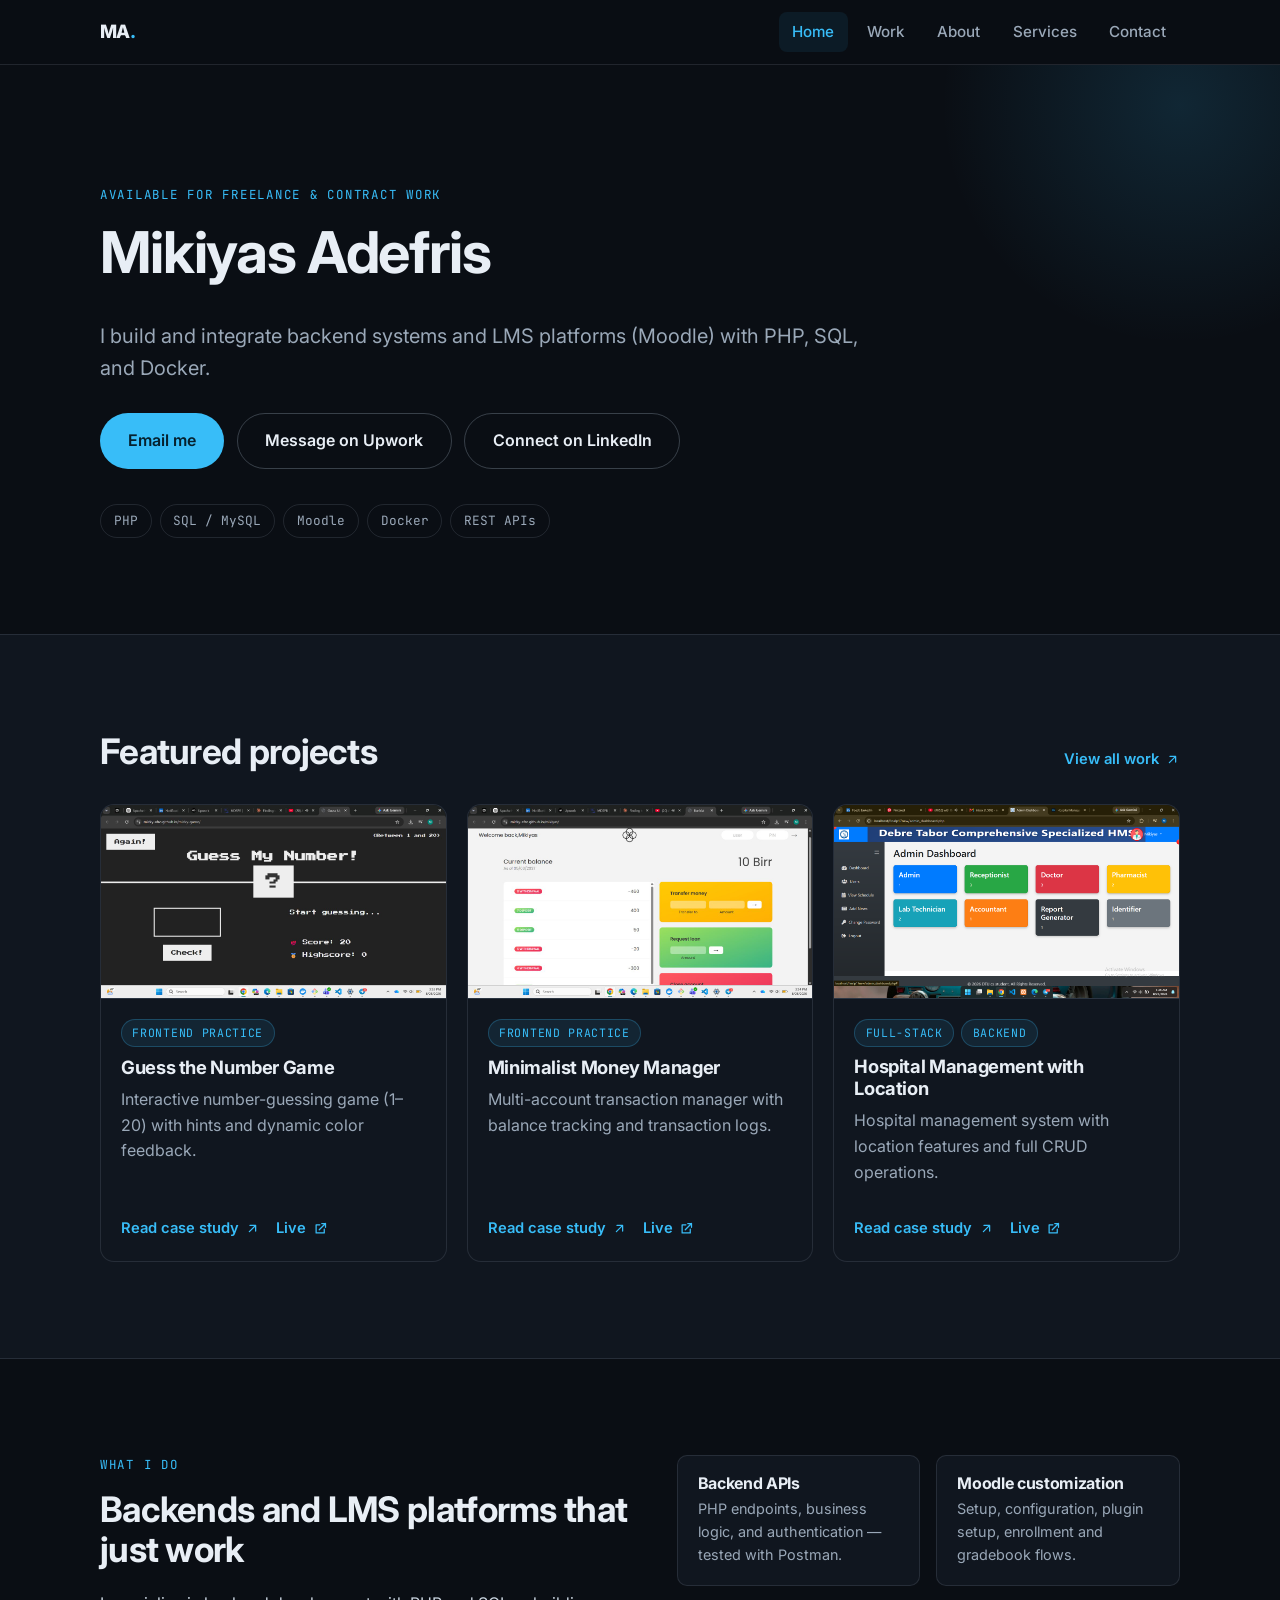
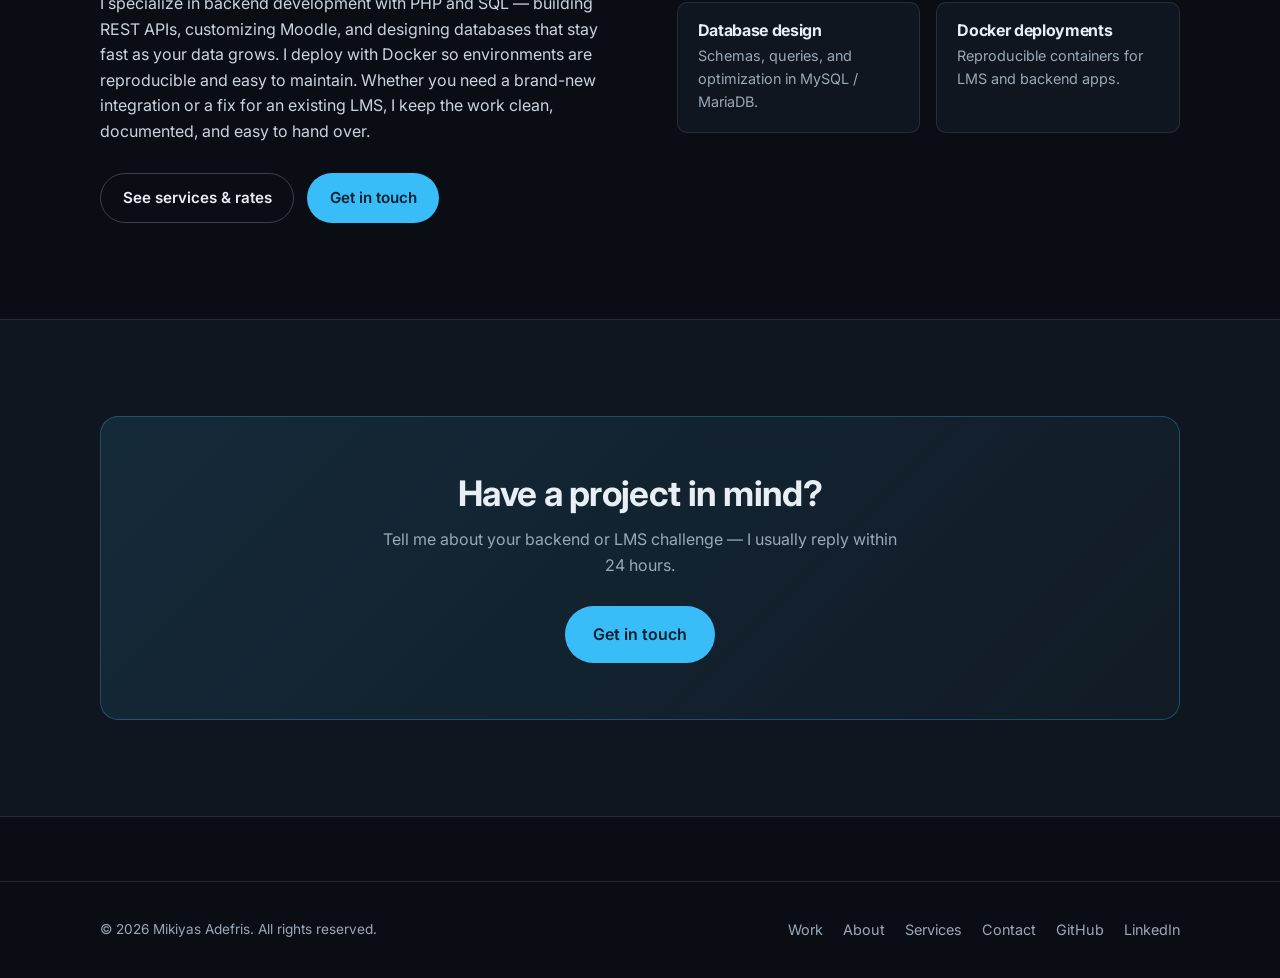
<file: index.html>
<!DOCTYPE html>
<html lang="en">
<head>
  <meta charset="utf-8">
  <meta name="viewport" content="width=device-width, initial-scale=1">
  <title>Mikiyas Adefris  Backend &amp; LMS Engineer (PHP, SQL, Moodle, Docker, Git)</title>
  <meta name="description" content="Portfolio of Mikiyas Adefris, backend and LMS engineer. I build and integrate backend systems and LMS platforms (Moodle) with PHP, SQL, and Docker — available for freelance and contract work.">
  <link rel="canonical" href="https://YOUR_DOMAIN/">
  <meta property="og:type" content="website">
  <meta property="og:title" content="Mikiyas Adefris — Backend &amp; LMS Engineer">
  <meta property="og:description" content="I build and integrate backend systems and LMS platforms (Moodle) with PHP, SQL, and Docker.">
  <meta property="og:url" content="https://YOUR_DOMAIN/">
  <meta property="og:image" content="https://YOUR_DOMAIN/assets/img/og-image.png">
  <meta name="twitter:card" content="summary_large_image">
  <link rel="icon" href="assets/img/favicon.svg" type="image/svg+xml">
  <meta name="theme-color" content="#0a0e14">
  <link rel="preconnect" href="https://fonts.googleapis.com">
  <link rel="preconnect" href="https://fonts.gstatic.com" crossorigin>
  <link href="https://fonts.googleapis.com/css2?family=Inter:wght@400;500;600;700;800&family=JetBrains+Mono:wght@400;500&display=swap" rel="stylesheet">
  <link rel="stylesheet" href="assets/css/styles.css">
  <script src="assets/js/projects.js" defer></script>
  <script src="assets/js/main.js" defer></script>
  <script type="application/ld+json">
  {"@context":"https://schema.org","@type":"Person","name":"Mikiyas Adefris","jobTitle":"Backend & LMS Engineer","url":"https://YOUR_DOMAIN/","sameAs":["https://www.linkedin.com/in/mikiyas-adefris-61a785260","https://github.com/micky-afro"],"knowsAbout":["PHP","SQL","MySQL","MariaDB","Moodle","Docker","REST APIs"]}
  </script>
</head>
<body>
  <a class="skip-link" href="#main">Skip to content</a>

  <header class="site-header">
    <div class="container header-inner">
      <a class="brand" href="index.html">MA<span>.</span></a>
      <button class="nav-toggle" aria-expanded="false" aria-controls="site-nav">
        <span class="visually-hidden">Menu</span>
        <svg viewBox="0 0 24 24" fill="none" stroke="currentColor" stroke-width="2" stroke-linecap="round" aria-hidden="true"><path d="M4 7h16M4 12h16M4 17h16"/></svg>
      </button>
      <nav class="site-nav" id="site-nav" aria-label="Main navigation">
        <ul>
          <li><a href="index.html" aria-current="page">Home</a></li>
          <li><a href="work.html">Work</a></li>
          <li><a href="about.html">About</a></li>
          <li><a href="services.html">Services</a></li>
          <li><a href="contact.html">Contact</a></li>
        </ul>
      </nav>
    </div>
  </header>

  <main id="main">

    <!-- Hero -->
    <section class="hero">
      <div class="container">
        <span class="eyebrow">Available for freelance &amp; contract work</span>
        <h1>Mikiyas Adefris
          <!-- <span class="hero-role">&mdash; Backend &amp; LMS Engineer</span> -->
        </h1>
        <p class="lead">I build and integrate backend systems and LMS platforms (Moodle) with PHP, SQL, and Docker.</p>
        <div class="hero-actions">
          <a class="btn btn-primary btn-lg" href="mailto:YOUR_EMAIL">Email me</a>
          <a class="btn btn-secondary btn-lg" href="https://www.upwork.com/freelancers/~01282b14d4b8ad3bfb" target="_blank" rel="noopener">Message on Upwork</a>
          <a class="btn btn-secondary btn-lg" href="https://www.linkedin.com/in/mikiyas-adefris-61a785260" target="_blank" rel="noopener">Connect on LinkedIn</a>
        </div>
        <ul class="hero-stack" aria-label="Core technologies">
          <li>PHP</li>
          <li>SQL / MySQL</li>
          <li>Moodle</li>
          <li>Docker</li>
          <li>REST APIs</li>
        </ul>
      </div>
    </section>

    <!-- Featured projects -->
    <section class="section section-alt" id="featured-work" aria-labelledby="featured-heading">
      <div class="container">
        <div class="section-head">
          <h2 id="featured-heading">Featured projects</h2>
          <a class="link-arrow" href="work.html">View all work
            <svg viewBox="0 0 24 24" fill="none" stroke="currentColor" stroke-width="2" stroke-linecap="round" stroke-linejoin="round" aria-hidden="true"><path d="M7 17 17 7M8 7h9v9"/></svg>
          </a>
        </div>
        <div class="grid grid-3" id="featured-grid"></div>
        <noscript>
          <ul>
            <li><a href="work/guess-the-number.html">Guess the Number Game</a></li>
            <li><a href="work/minimalist-money-manager.html">Minimalist Money Manager</a></li>
            <li><a href="work/hospital-management-location.html">Hospital Management with Location</a></li>
          </ul>
        </noscript>
      </div>
    </section>

    <!-- What I do -->
    <section class="section" id="what-i-do" aria-labelledby="what-i-do-heading">
      <div class="container what-grid">
        <div>
          <span class="eyebrow">What I do</span>
          <h2 id="what-i-do-heading">Backends and LMS platforms that just work</h2>
          <p class="prose">I specialize in backend development with PHP and SQL — building REST APIs, customizing Moodle, and designing databases that stay fast as your data grows. I deploy with Docker so environments are reproducible and easy to maintain. Whether you need a brand-new integration or a fix for an existing LMS, I keep the work clean, documented, and easy to hand over.</p>
          <div class="hero-actions">
            <a class="btn btn-secondary" href="services.html">See services &amp; rates</a>
            <a class="btn btn-primary" href="contact.html">Get in touch</a>
          </div>
        </div>
        <div class="capabilities">
          <div class="capability reveal">
            <h3>Backend APIs</h3>
            <p>PHP endpoints, business logic, and authentication — tested with Postman.</p>
          </div>
          <div class="capability reveal">
            <h3>Moodle customization</h3>
            <p>Setup, configuration, plugin setup, enrollment and gradebook flows.</p>
          </div>
          <div class="capability reveal">
            <h3>Database design</h3>
            <p>Schemas, queries, and optimization in MySQL / MariaDB.</p>
          </div>
          <div class="capability reveal">
            <h3>Docker deployments</h3>
            <p>Reproducible containers for LMS and backend apps.</p>
          </div>
        </div>
      </div>
    </section>

    <!-- CTA -->
    <section class="section section-alt">
      <div class="container">
        <div class="cta-band reveal">
          <h2>Have a project in mind?</h2>
          <p>Tell me about your backend or LMS challenge — I usually reply within 24 hours.</p>
          <a class="btn btn-primary btn-lg" href="contact.html">Get in touch</a>
        </div>
      </div>
    </section>

  </main>

  <footer class="site-footer">
    <div class="container footer-inner">
      <p class="footer-copy">&copy; <span data-year>2026</span> Mikiyas Adefris. All rights reserved.</p>
      <ul class="footer-links">
        <li><a href="work.html">Work</a></li>
        <li><a href="about.html">About</a></li>
        <li><a href="services.html">Services</a></li>
        <li><a href="contact.html">Contact</a></li>
        <li><a href="https://github.com/micky-afro" target="_blank" rel="noopener">GitHub</a></li>
        <li><a href="https://www.linkedin.com/in/mikiyas-adefris-61a785260" target="_blank" rel="noopener">LinkedIn</a></li>
      </ul>
    </div>
  </footer>
</body>
</html>
</file>
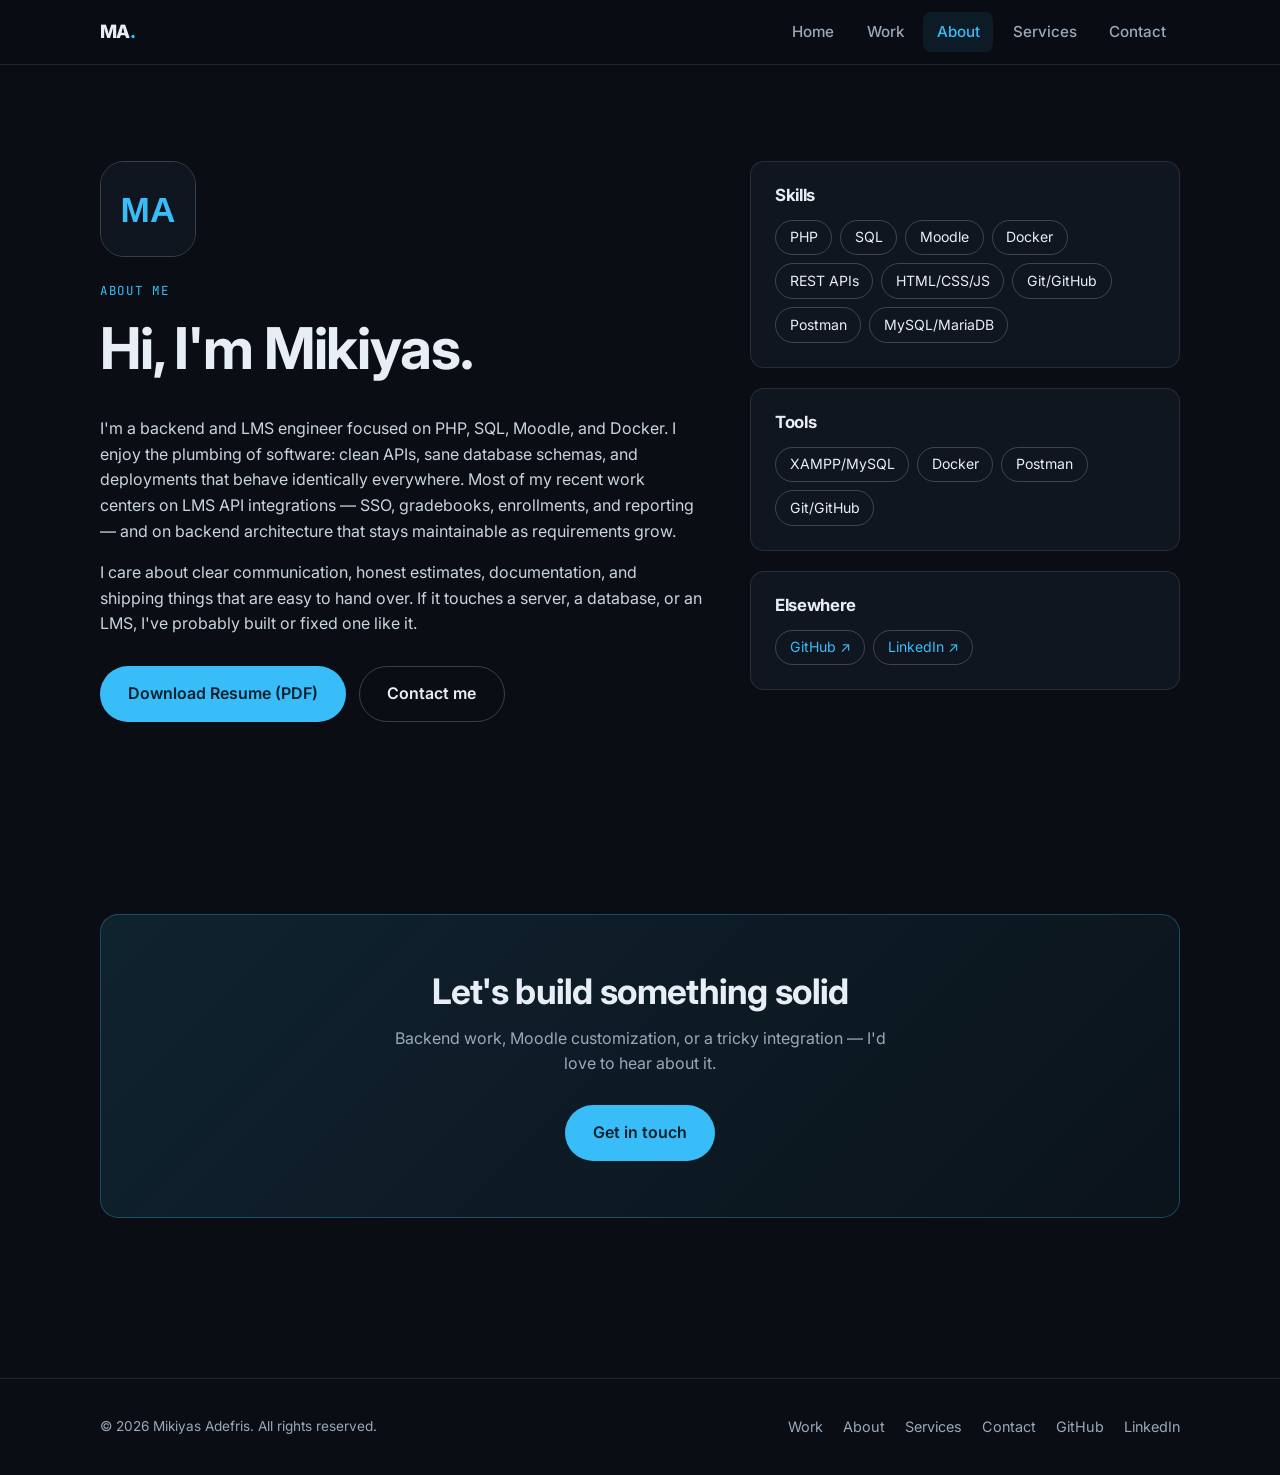
<file: about.html>
<!DOCTYPE html>
<html lang="en">
<head>
  <meta charset="utf-8">
  <meta name="viewport" content="width=device-width, initial-scale=1">
  <title>About — Mikiyas Adefris | Backend &amp; LMS Engineer</title>
  <meta name="description" content="About Mikiyas Adefris: a backend and LMS engineer working with PHP, SQL, Moodle, and Docker, focused on LMS API integrations and clean backend architecture.">
  <link rel="canonical" href="https://YOUR_DOMAIN/about.html">
  <meta property="og:type" content="website">
  <meta property="og:title" content="About — Mikiyas Adefris">
  <meta property="og:description" content="Backend and LMS engineer working with PHP, SQL, Moodle, and Docker.">
  <meta property="og:url" content="https://YOUR_DOMAIN/about.html">
  <meta property="og:image" content="https://YOUR_DOMAIN/assets/img/og-image.png">
  <meta name="twitter:card" content="summary_large_image">
  <link rel="icon" href="assets/img/favicon.svg" type="image/svg+xml">
  <meta name="theme-color" content="#0a0e14">
  <link rel="preconnect" href="https://fonts.googleapis.com">
  <link rel="preconnect" href="https://fonts.gstatic.com" crossorigin>
  <link href="https://fonts.googleapis.com/css2?family=Inter:wght@400;500;600;700;800&family=JetBrains+Mono:wght@400;500&display=swap" rel="stylesheet">
  <link rel="stylesheet" href="assets/css/styles.css">
  <script src="assets/js/main.js" defer></script>
</head>
<body>
  <a class="skip-link" href="#main">Skip to content</a>

  <header class="site-header">
    <div class="container header-inner">
      <a class="brand" href="index.html">MA<span>.</span></a>
      <button class="nav-toggle" aria-expanded="false" aria-controls="site-nav">
        <span class="visually-hidden">Menu</span>
        <svg viewBox="0 0 24 24" fill="none" stroke="currentColor" stroke-width="2" stroke-linecap="round" aria-hidden="true"><path d="M4 7h16M4 12h16M4 17h16"/></svg>
      </button>
      <nav class="site-nav" id="site-nav" aria-label="Main navigation">
        <ul>
          <li><a href="index.html">Home</a></li>
          <li><a href="work.html">Work</a></li>
          <li><a href="about.html" aria-current="page">About</a></li>
          <li><a href="services.html">Services</a></li>
          <li><a href="contact.html">Contact</a></li>
        </ul>
      </nav>
    </div>
  </header>

  <main id="main">
    <section class="section">
      <div class="container about-grid">
        <div>
          <img class="about-avatar" src="assets/img/favicon.svg" alt="Monogram avatar for Mikiyas Adefris" width="96" height="96">
          <span class="eyebrow">About me</span>
          <h1>Hi, I'm Mikiyas.</h1>
          <div class="prose">
            <p>I'm a backend and LMS engineer focused on PHP, SQL, Moodle, and Docker. I enjoy the plumbing of software: clean APIs, sane database schemas, and deployments that behave identically everywhere. Most of my recent work centers on LMS API integrations — SSO, gradebooks, enrollments, and reporting — and on backend architecture that stays maintainable as requirements grow.</p>
            <p>I care about clear communication, honest estimates, documentation, and shipping things that are easy to hand over. If it touches a server, a database, or an LMS, I've probably built or fixed one like it.</p>
          </div>
          <div class="hero-actions">
           <a class="btn btn-primary btn-lg"
       href="assets/files/Mikiyas-Adefris-Resume.pdf"
       download>
        Download Resume (PDF)
    </a>
            <a class="btn btn-secondary btn-lg" href="contact.html">Contact me</a>
          </div>
        </div>

        <aside aria-label="Skills and tools">
          <div class="skill-group">
            <h3>Skills</h3>
            <ul class="skill-list">
              <li>PHP</li>
              <li>SQL</li>
              <li>Moodle</li>
              <li>Docker</li>
              <li>REST APIs</li>
              <li>HTML/CSS/JS</li>
              <li>Git/GitHub</li>
              <li>Postman</li>
              <li>MySQL/MariaDB</li>
            </ul>
          </div>
          <div class="skill-group">
            <h3>Tools</h3>
            <ul class="skill-list">
              <li>XAMPP/MySQL</li>
              <li>Docker</li>
              <li>Postman</li>
              <li>Git/GitHub</li>
            </ul>
          </div>
          <div class="skill-group">
            <h3>Elsewhere</h3>
            <ul class="skill-list">
              <li><a href="https://github.com/micky-afro" target="_blank" rel="noopener">GitHub ↗</a></li>
              <li><a href="https://www.linkedin.com/in/mikiyas-adefris-61a785260" target="_blank" rel="noopener">LinkedIn ↗</a></li>
            </ul>
          </div>
        </aside>
      </div>
    </section>

    <section class="section">
      <div class="container">
        <div class="cta-band reveal">
          <h2>Let's build something solid</h2>
          <p>Backend work, Moodle customization, or a tricky integration — I'd love to hear about it.</p>
          <a class="btn btn-primary btn-lg" href="contact.html">Get in touch</a>
        </div>
      </div>
    </section>
  </main>

  <footer class="site-footer">
    <div class="container footer-inner">
      <p class="footer-copy">&copy; <span data-year>2026</span> Mikiyas Adefris. All rights reserved.</p>
      <ul class="footer-links">
        <li><a href="work.html">Work</a></li>
        <li><a href="about.html">About</a></li>
        <li><a href="services.html">Services</a></li>
        <li><a href="contact.html">Contact</a></li>
        <li><a href="https://github.com/micky-afro" target="_blank" rel="noopener">GitHub</a></li>
        <li><a href="https://www.linkedin.com/in/mikiyas-adefris-61a785260" target="_blank" rel="noopener">LinkedIn</a></li>
      </ul>
    </div>
  </footer>
</body>
</html>
</file>
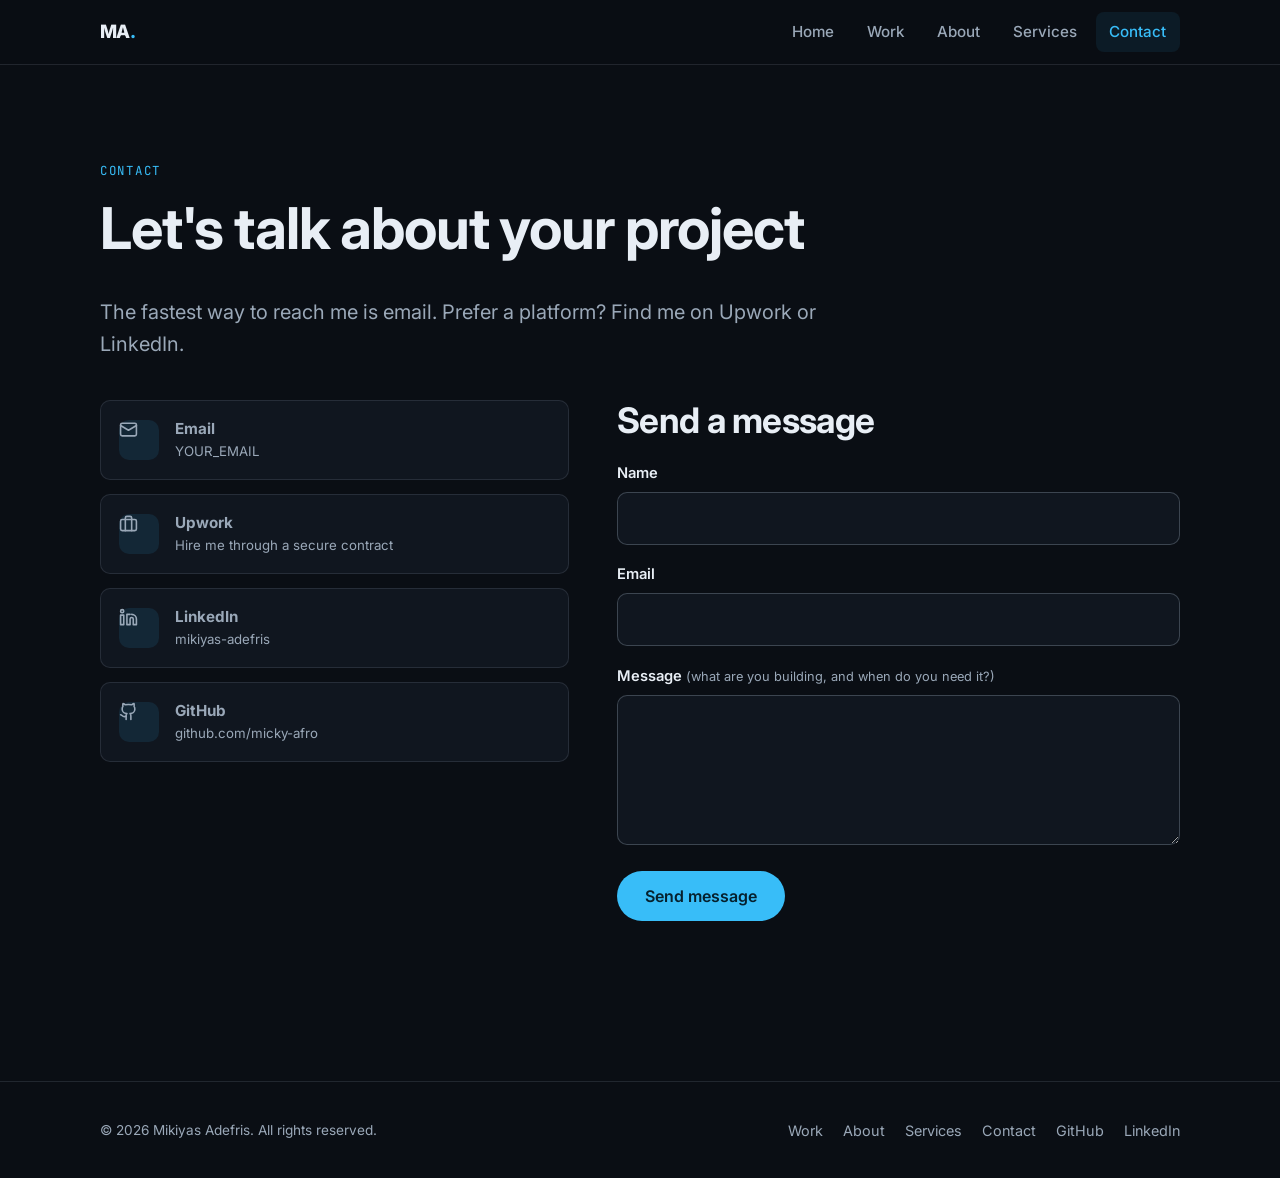
<file: contact.html>
<!DOCTYPE html>
<html lang="en">
<head>
  <meta charset="utf-8">
  <meta name="viewport" content="width=device-width, initial-scale=1">
  <title>Contact — Mikiyas Adefris | Backend &amp; LMS Engineer</title>
  <meta name="description" content="Contact Mikiyas Adefris for backend, Moodle, and LMS integration projects — by email, Upwork, LinkedIn, or the contact form.">
  <link rel="canonical" href="https://YOUR_DOMAIN/contact.html">
  <meta property="og:type" content="website">
  <meta property="og:title" content="Contact — Mikiyas Adefris">
  <meta property="og:description" content="Get in touch about backend, Moodle, or LMS integration work.">
  <meta property="og:url" content="https://YOUR_DOMAIN/contact.html">
  <meta property="og:image" content="https://YOUR_DOMAIN/assets/img/og-image.png">
  <meta name="twitter:card" content="summary_large_image">
  <link rel="icon" href="assets/img/favicon.svg" type="image/svg+xml">
  <meta name="theme-color" content="#0a0e14">
  <link rel="preconnect" href="https://fonts.googleapis.com">
  <link rel="preconnect" href="https://fonts.gstatic.com" crossorigin>
  <link href="https://fonts.googleapis.com/css2?family=Inter:wght@400;500;600;700;800&family=JetBrains+Mono:wght@400;500&display=swap" rel="stylesheet">
  <link rel="stylesheet" href="assets/css/styles.css">
  <script src="assets/js/main.js" defer></script>
</head>
<body>
  <a class="skip-link" href="#main">Skip to content</a>

  <header class="site-header">
    <div class="container header-inner">
      <a class="brand" href="index.html">MA<span>.</span></a>
      <button class="nav-toggle" aria-expanded="false" aria-controls="site-nav">
        <span class="visually-hidden">Menu</span>
        <svg viewBox="0 0 24 24" fill="none" stroke="currentColor" stroke-width="2" stroke-linecap="round" aria-hidden="true"><path d="M4 7h16M4 12h16M4 17h16"/></svg>
      </button>
      <nav class="site-nav" id="site-nav" aria-label="Main navigation">
        <ul>
          <li><a href="index.html">Home</a></li>
          <li><a href="work.html">Work</a></li>
          <li><a href="about.html">About</a></li>
          <li><a href="services.html">Services</a></li>
          <li><a href="contact.html" aria-current="page">Contact</a></li>
        </ul>
      </nav>
    </div>
  </header>

  <main id="main">
    <section class="section">
      <div class="container">
        <span class="eyebrow">Contact</span>
        <h1>Let's talk about your project</h1>
        <p class="lead">The fastest way to reach me is email. Prefer a platform? Find me on Upwork or LinkedIn.</p>

        <div class="contact-grid" style="margin-top: 2.5rem;">
          <div>
            <h2 class="visually-hidden">Direct channels</h2>
            <ul class="contact-list">
              <li>
                <a class="contact-item" href="mailto:YOUR_EMAIL">
                  <span class="contact-icon" aria-hidden="true">
                    <svg viewBox="0 0 24 24" fill="none" stroke="currentColor" stroke-width="2" stroke-linecap="round" stroke-linejoin="round"><rect x="2" y="4" width="20" height="16" rx="2"/><path d="m2 7 10 6L22 7"/></svg>
                  </span>
                  <span><strong>Email</strong><span>YOUR_EMAIL</span></span>
                </a>
              </li>
              <li>
                <a class="contact-item" href="YOUR_UPWORK_URL" target="_blank" rel="noopener">
                  <span class="contact-icon" aria-hidden="true">
                    <svg viewBox="0 0 24 24" fill="none" stroke="currentColor" stroke-width="2" stroke-linecap="round" stroke-linejoin="round"><rect x="2" y="7" width="20" height="14" rx="2"/><path d="M16 21V5a2 2 0 0 0-2-2h-4a2 2 0 0 0-2 2v16"/></svg>
                  </span>
                  <span><strong>Upwork</strong><span>Hire me through a secure contract</span></span>
                </a>
              </li>
              <li>
                <a class="contact-item" href="https://www.linkedin.com/in/mikiyas-adefris-61a785260" target="_blank" rel="noopener">
                  <span class="contact-icon" aria-hidden="true">
                    <svg viewBox="0 0 24 24" fill="none" stroke="currentColor" stroke-width="2" stroke-linecap="round" stroke-linejoin="round"><path d="M16 8a6 6 0 0 1 6 6v7h-4v-7a2 2 0 0 0-2-2 2 2 0 0 0-2 2v7h-4V8h4"/><rect x="2" y="9" width="4" height="12"/><circle cx="4" cy="4" r="2"/></svg>
                  </span>
                  <span><strong>LinkedIn</strong><span>mikiyas-adefris</span></span>
                </a>
              </li>
              <li>
                <a class="contact-item" href="https://github.com/micky-afro" target="_blank" rel="noopener">
                  <span class="contact-icon" aria-hidden="true">
                    <svg viewBox="0 0 24 24" fill="none" stroke="currentColor" stroke-width="2" stroke-linecap="round" stroke-linejoin="round"><path d="M15 22v-4a4.8 4.8 0 0 0-1-3.5c3 0 6-2 6-5.5.08-1.25-.27-2.48-1-3.5.28-1.15.28-2.35 0-3.5 0 0-1 0-3 1.5-2.64-.5-5.36-.5-8 0C6 2 5 2 5 2c-.3 1.15-.3 2.35 0 3.5A5.403 5.403 0 0 0 4 9c0 3.5 3 5.5 6 5.5-.39.49-.68 1.05-.85 1.65-.17.6-.22 1.23-.15 1.85v4"/><path d="M9 18c-4.51 2-5-2-7-2"/></svg>
                  </span>
                  <span><strong>GitHub</strong><span>github.com/micky-afro</span></span>
                </a>
              </li>
            </ul>
          </div>

          <div>
            <h2>Send a message</h2>
            <div class="form-status" id="form-status" role="status" aria-live="polite"></div>
            <form id="contact-form" novalidate>
              <div class="form-field">
                <label for="cf-name">Name</label>
                <input type="text" id="cf-name" name="name" autocomplete="name" required>
              </div>
              <div class="form-field">
                <label for="cf-email">Email</label>
                <input type="email" id="cf-email" name="email" autocomplete="email" required>
              </div>
              <div class="form-field">
                <label for="cf-message">Message <span class="hint">(what are you building, and when do you need it?)</span></label>
                <textarea id="cf-message" name="message" required></textarea>
              </div>
              <div class="hp-field" aria-hidden="true">
                <label for="cf-gotcha">Leave this field empty</label>
                <input type="text" id="cf-gotcha" name="_gotcha" tabindex="-1" autocomplete="off">
              </div>
              <button class="btn btn-primary btn-lg" type="submit">Send message</button>
            </form>
          </div>
        </div>
      </div>
    </section>
  </main>

  <footer class="site-footer">
    <div class="container footer-inner">
      <p class="footer-copy">&copy; <span data-year>2026</span> Mikiyas Adefris. All rights reserved.</p>
      <ul class="footer-links">
        <li><a href="work.html">Work</a></li>
        <li><a href="about.html">About</a></li>
        <li><a href="services.html">Services</a></li>
        <li><a href="contact.html">Contact</a></li>
        <li><a href="https://github.com/micky-afro" target="_blank" rel="noopener">GitHub</a></li>
        <li><a href="https://www.linkedin.com/in/mikiyas-adefris-61a785260" target="_blank" rel="noopener">LinkedIn</a></li>
      </ul>
    </div>
  </footer>
</body>
</html>
</file>
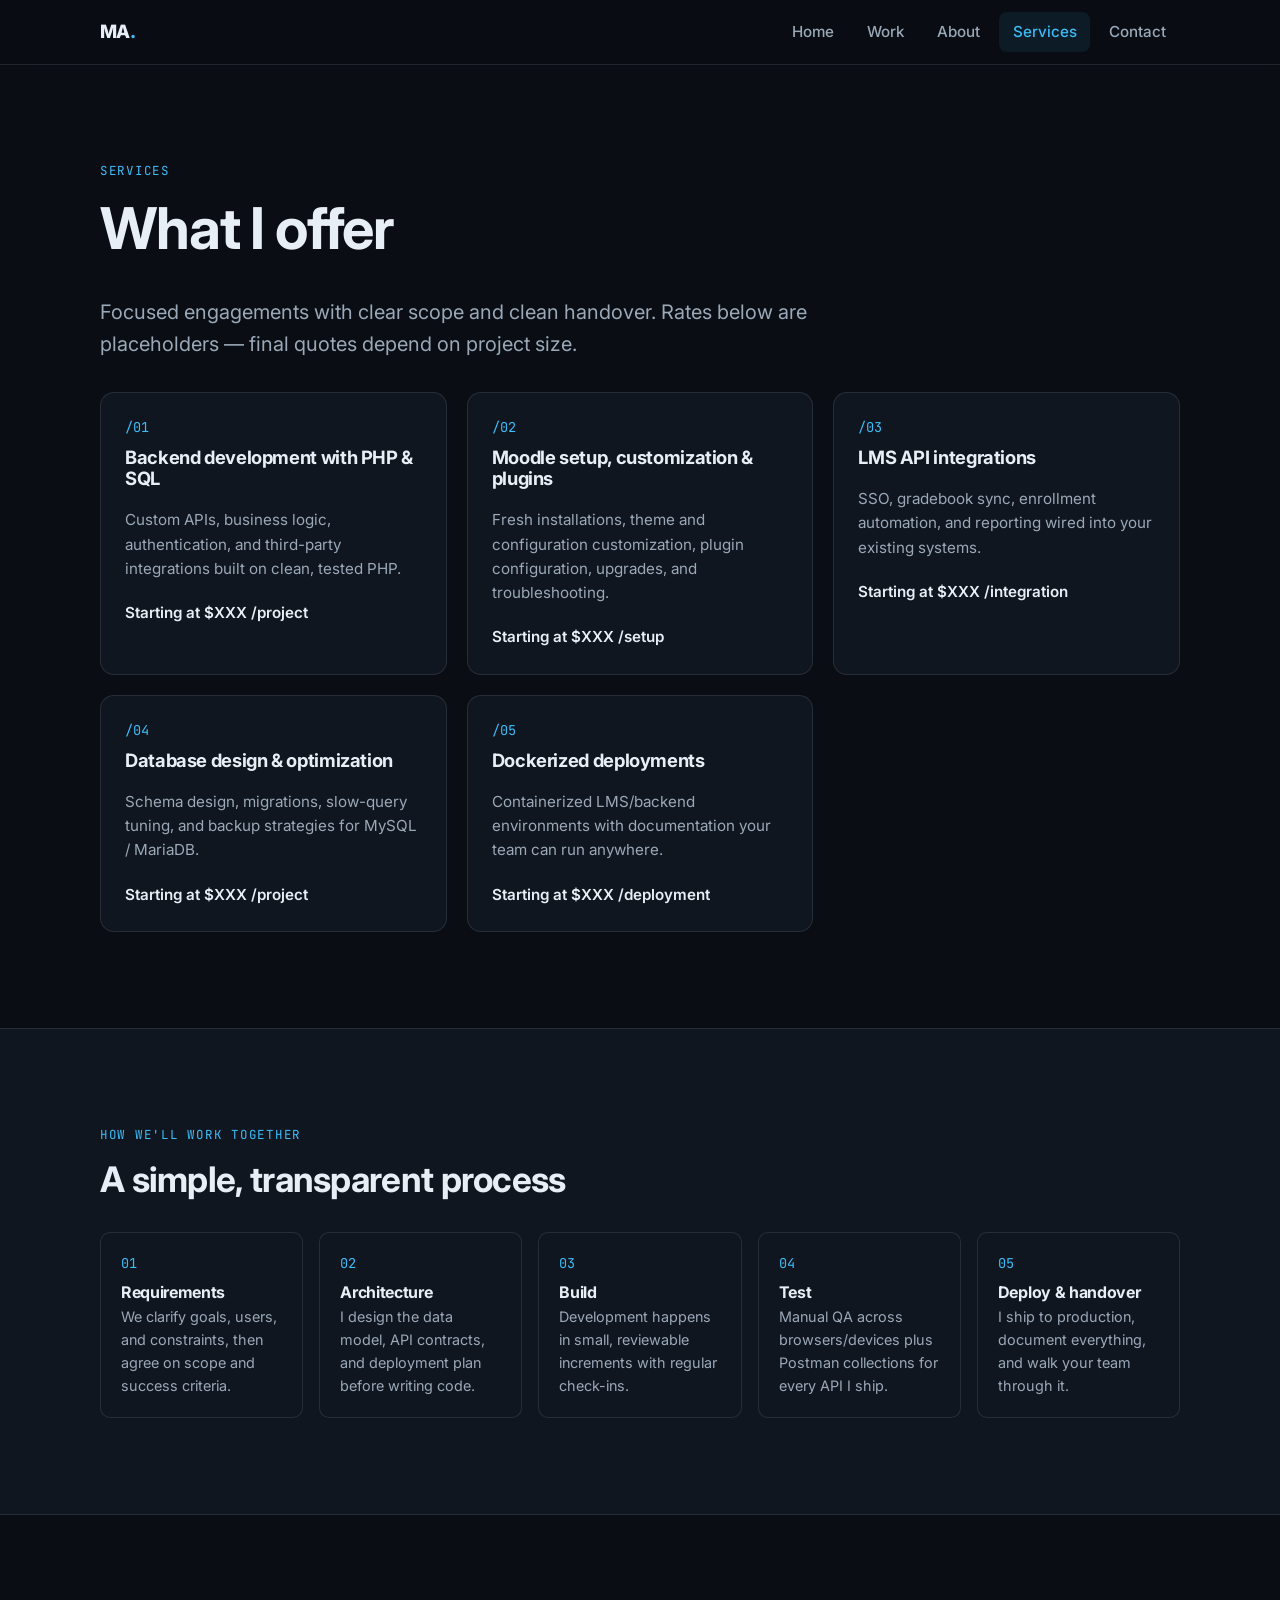
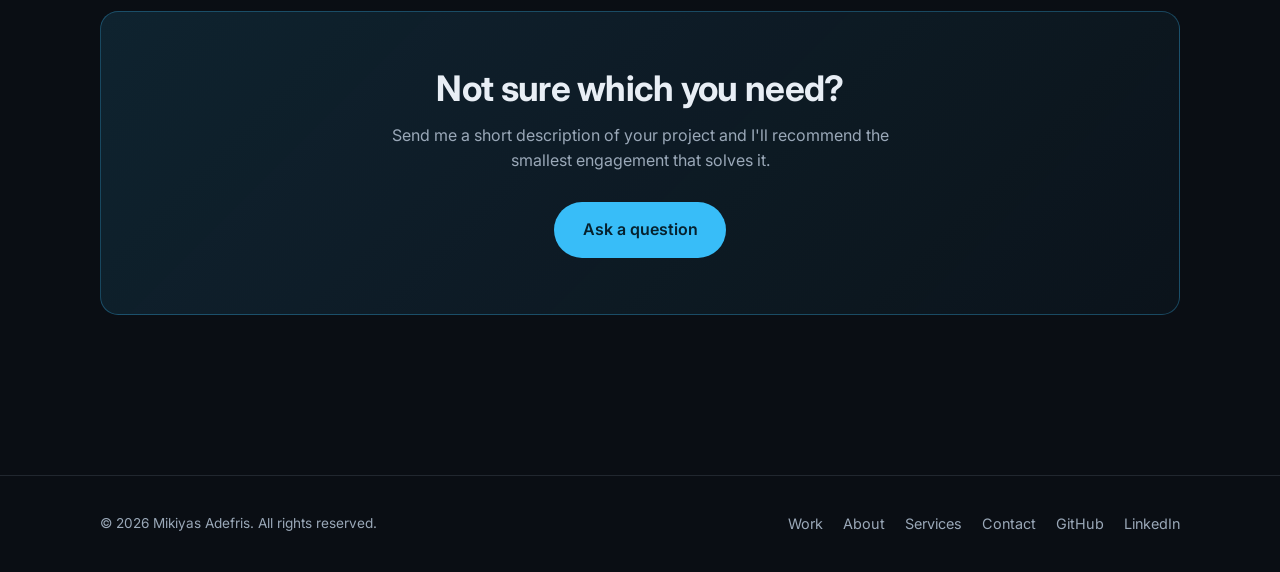
<file: services.html>
<!DOCTYPE html>
<html lang="en">
<head>
  <meta charset="utf-8">
  <meta name="viewport" content="width=device-width, initial-scale=1">
  <title>Services &amp; Rates — Mikiyas Adefris | Backend &amp; LMS Engineer</title>
  <meta name="description" content="Backend development with PHP &amp; SQL, Moodle setup and customization, LMS API integrations (SSO, gradebook, enrollment), database design, and Dockerized deployments.">
  <link rel="canonical" href="https://YOUR_DOMAIN/services.html">
  <meta property="og:type" content="website">
  <meta property="og:title" content="Services &amp; Rates — Mikiyas Adefris">
  <meta property="og:description" content="Backend development, Moodle customization, LMS API integrations, database design, and Docker deployments.">
  <meta property="og:url" content="https://YOUR_DOMAIN/services.html">
  <meta property="og:image" content="https://YOUR_DOMAIN/assets/img/og-image.png">
  <meta name="twitter:card" content="summary_large_image">
  <link rel="icon" href="assets/img/favicon.svg" type="image/svg+xml">
  <meta name="theme-color" content="#0a0e14">
  <link rel="preconnect" href="https://fonts.googleapis.com">
  <link rel="preconnect" href="https://fonts.gstatic.com" crossorigin>
  <link href="https://fonts.googleapis.com/css2?family=Inter:wght@400;500;600;700;800&family=JetBrains+Mono:wght@400;500&display=swap" rel="stylesheet">
  <link rel="stylesheet" href="assets/css/styles.css">
  <script src="assets/js/main.js" defer></script>
</head>
<body>
  <a class="skip-link" href="#main">Skip to content</a>

  <header class="site-header">
    <div class="container header-inner">
      <a class="brand" href="index.html">MA<span>.</span></a>
      <button class="nav-toggle" aria-expanded="false" aria-controls="site-nav">
        <span class="visually-hidden">Menu</span>
        <svg viewBox="0 0 24 24" fill="none" stroke="currentColor" stroke-width="2" stroke-linecap="round" aria-hidden="true"><path d="M4 7h16M4 12h16M4 17h16"/></svg>
      </button>
      <nav class="site-nav" id="site-nav" aria-label="Main navigation">
        <ul>
          <li><a href="index.html">Home</a></li>
          <li><a href="work.html">Work</a></li>
          <li><a href="about.html">About</a></li>
          <li><a href="services.html" aria-current="page">Services</a></li>
          <li><a href="contact.html">Contact</a></li>
        </ul>
      </nav>
    </div>
  </header>

  <main id="main">

    <section class="section">
      <div class="container">
        <span class="eyebrow">Services</span>
        <h1>What I offer</h1>
        <p class="lead">Focused engagements with clear scope and clean handover. Rates below are placeholders — final quotes depend on project size.</p>

        <div class="grid grid-3" style="margin-top: 2rem;">
          <!-- PLACEHOLDER: replace the $XXX rates with your real starting rates -->
          <article class="service-card reveal">
            <span class="service-num">/01</span>
            <h3>Backend development with PHP &amp; SQL</h3>
            <p>Custom APIs, business logic, authentication, and third-party integrations built on clean, tested PHP.</p>
            <p class="price-note">Starting at $XXX /project</p>
          </article>
          <article class="service-card reveal">
            <span class="service-num">/02</span>
            <h3>Moodle setup, customization &amp; plugins</h3>
            <p>Fresh installations, theme and configuration customization, plugin configuration, upgrades, and troubleshooting.</p>
            <p class="price-note">Starting at $XXX /setup</p>
          </article>
          <article class="service-card reveal">
            <span class="service-num">/03</span>
            <h3>LMS API integrations</h3>
            <p>SSO, gradebook sync, enrollment automation, and reporting wired into your existing systems.</p>
            <p class="price-note">Starting at $XXX /integration</p>
          </article>
          <article class="service-card reveal">
            <span class="service-num">/04</span>
            <h3>Database design &amp; optimization</h3>
            <p>Schema design, migrations, slow-query tuning, and backup strategies for MySQL / MariaDB.</p>
            <p class="price-note">Starting at $XXX /project</p>
          </article>
          <article class="service-card reveal">
            <span class="service-num">/05</span>
            <h3>Dockerized deployments</h3>
            <p>Containerized LMS/backend environments with documentation your team can run anywhere.</p>
            <p class="price-note">Starting at $XXX /deployment</p>
          </article>
        </div>
      </div>
    </section>

    <section class="section section-alt" aria-labelledby="process-heading">
      <div class="container">
        <span class="eyebrow">How we'll work together</span>
        <h2 id="process-heading">A simple, transparent process</h2>
        <ol class="steps" style="margin-top: 2rem;">
          <li class="step reveal">
            <h3>Requirements</h3>
            <p>We clarify goals, users, and constraints, then agree on scope and success criteria.</p>
          </li>
          <li class="step reveal">
            <h3>Architecture</h3>
            <p>I design the data model, API contracts, and deployment plan before writing code.</p>
          </li>
          <li class="step reveal">
            <h3>Build</h3>
            <p>Development happens in small, reviewable increments with regular check-ins.</p>
          </li>
          <li class="step reveal">
            <h3>Test</h3>
            <p>Manual QA across browsers/devices plus Postman collections for every API I ship.</p>
          </li>
          <li class="step reveal">
            <h3>Deploy &amp; handover</h3>
            <p>I ship to production, document everything, and walk your team through it.</p>
          </li>
        </ol>
      </div>
    </section>

    <section class="section">
      <div class="container">
        <div class="cta-band reveal">
          <h2>Not sure which you need?</h2>
          <p>Send me a short description of your project and I'll recommend the smallest engagement that solves it.</p>
          <a class="btn btn-primary btn-lg" href="contact.html">Ask a question</a>
        </div>
      </div>
    </section>

  </main>

  <footer class="site-footer">
    <div class="container footer-inner">
      <p class="footer-copy">&copy; <span data-year>2026</span> Mikiyas Adefris. All rights reserved.</p>
      <ul class="footer-links">
        <li><a href="work.html">Work</a></li>
        <li><a href="about.html">About</a></li>
        <li><a href="services.html">Services</a></li>
        <li><a href="contact.html">Contact</a></li>
        <li><a href="https://github.com/micky-afro" target="_blank" rel="noopener">GitHub</a></li>
        <li><a href="https://www.linkedin.com/in/mikiyas-adefris-61a785260" target="_blank" rel="noopener">LinkedIn</a></li>
      </ul>
    </div>
  </footer>
</body>
</html>
</file>
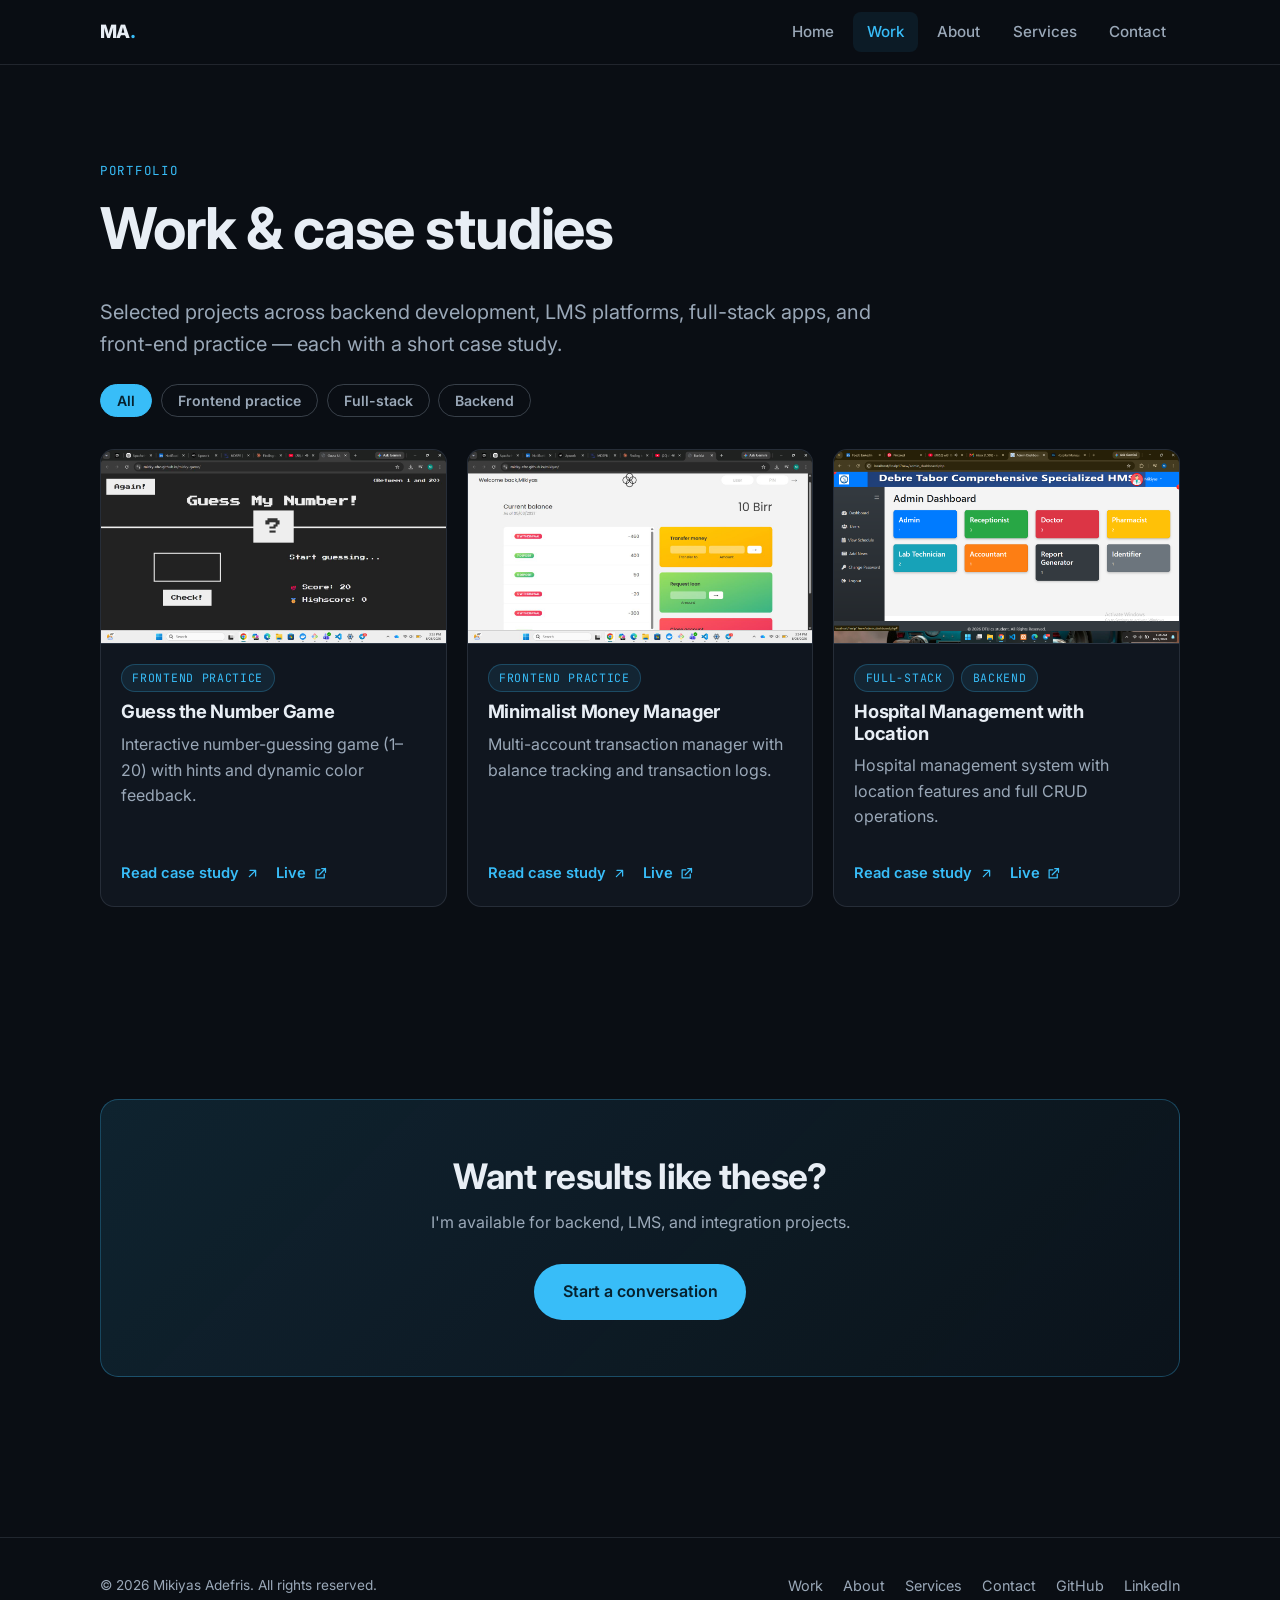
<file: work.html>
<!DOCTYPE html>
<html lang="en">
<head>
  <meta charset="utf-8">
  <meta name="viewport" content="width=device-width, initial-scale=1">
  <title>Work &amp; Case Studies — Mikiyas Adefris</title>
  <meta name="description" content="Projects by Mikiyas Adefris — backend, LMS, full-stack, and front-end practice work built with PHP, SQL, JavaScript, and Docker.">
  <link rel="canonical" href="https://YOUR_DOMAIN/work.html">
  <meta property="og:type" content="website">
  <meta property="og:title" content="Work &amp; Case Studies — Mikiyas Adefris">
  <meta property="og:description" content="Backend, LMS, full-stack, and front-end projects.">
  <meta property="og:url" content="https://YOUR_DOMAIN/work.html">
  <meta property="og:image" content="https://YOUR_DOMAIN/assets/img/og-image.png">
  <meta name="twitter:card" content="summary_large_image">
  <link rel="icon" href="assets/img/favicon.svg" type="image/svg+xml">
  <meta name="theme-color" content="#0a0e14">
  <link rel="preconnect" href="https://fonts.googleapis.com">
  <link rel="preconnect" href="https://fonts.gstatic.com" crossorigin>
  <link href="https://fonts.googleapis.com/css2?family=Inter:wght@400;500;600;700;800&family=JetBrains+Mono:wght@400;500&display=swap" rel="stylesheet">
  <link rel="stylesheet" href="assets/css/styles.css">
  <script src="assets/js/projects.js" defer></script>
  <script src="assets/js/main.js" defer></script>
</head>
<body>
  <a class="skip-link" href="#main">Skip to content</a>

  <header class="site-header">
    <div class="container header-inner">
      <a class="brand" href="index.html">MA<span>.</span></a>
      <button class="nav-toggle" aria-expanded="false" aria-controls="site-nav">
        <span class="visually-hidden">Menu</span>
        <svg viewBox="0 0 24 24" fill="none" stroke="currentColor" stroke-width="2" stroke-linecap="round" aria-hidden="true"><path d="M4 7h16M4 12h16M4 17h16"/></svg>
      </button>
      <nav class="site-nav" id="site-nav" aria-label="Main navigation">
        <ul>
          <li><a href="index.html">Home</a></li>
          <li><a href="work.html" aria-current="page">Work</a></li>
          <li><a href="about.html">About</a></li>
          <li><a href="services.html">Services</a></li>
          <li><a href="contact.html">Contact</a></li>
        </ul>
      </nav>
    </div>
  </header>

  <main id="main">
    <section class="section">
      <div class="container">
        <span class="eyebrow">Portfolio</span>
        <h1>Work &amp; case studies</h1>
        <p class="lead">Selected projects across backend development, LMS platforms, full-stack apps, and front-end practice — each with a short case study.</p>

        <div class="chips" id="work-filters" role="group" aria-label="Filter projects by category"></div>
        <div class="grid grid-3" id="work-grid"></div>

        <noscript>
          <ul>
            <li><a href="work/guess-the-number.html">Guess the Number Game</a> — Frontend practice</li>
            <li><a href="work/minimalist-money-manager.html">Minimalist Money Manager</a> — Frontend practice</li>
            <li><a href="work/hospital-management-location.html">Hospital Management with Location</a> — Full-stack, Backend</li>
          </ul>
        </noscript>
      </div>
    </section>

    <section class="section">
      <div class="container">
        <div class="cta-band reveal">
          <h2>Want results like these?</h2>
          <p>I'm available for backend, LMS, and integration projects.</p>
          <a class="btn btn-primary btn-lg" href="contact.html">Start a conversation</a>
        </div>
      </div>
    </section>
  </main>

  <footer class="site-footer">
    <div class="container footer-inner">
      <p class="footer-copy">&copy; <span data-year>2026</span> Mikiyas Adefris. All rights reserved.</p>
      <ul class="footer-links">
        <li><a href="work.html">Work</a></li>
        <li><a href="about.html">About</a></li>
        <li><a href="services.html">Services</a></li>
        <li><a href="contact.html">Contact</a></li>
        <li><a href="https://github.com/micky-afro" target="_blank" rel="noopener">GitHub</a></li>
        <li><a href="https://www.linkedin.com/in/mikiyas-adefris-61a785260" target="_blank" rel="noopener">LinkedIn</a></li>
      </ul>
    </div>
  </footer>
</body>
</html>
</file>
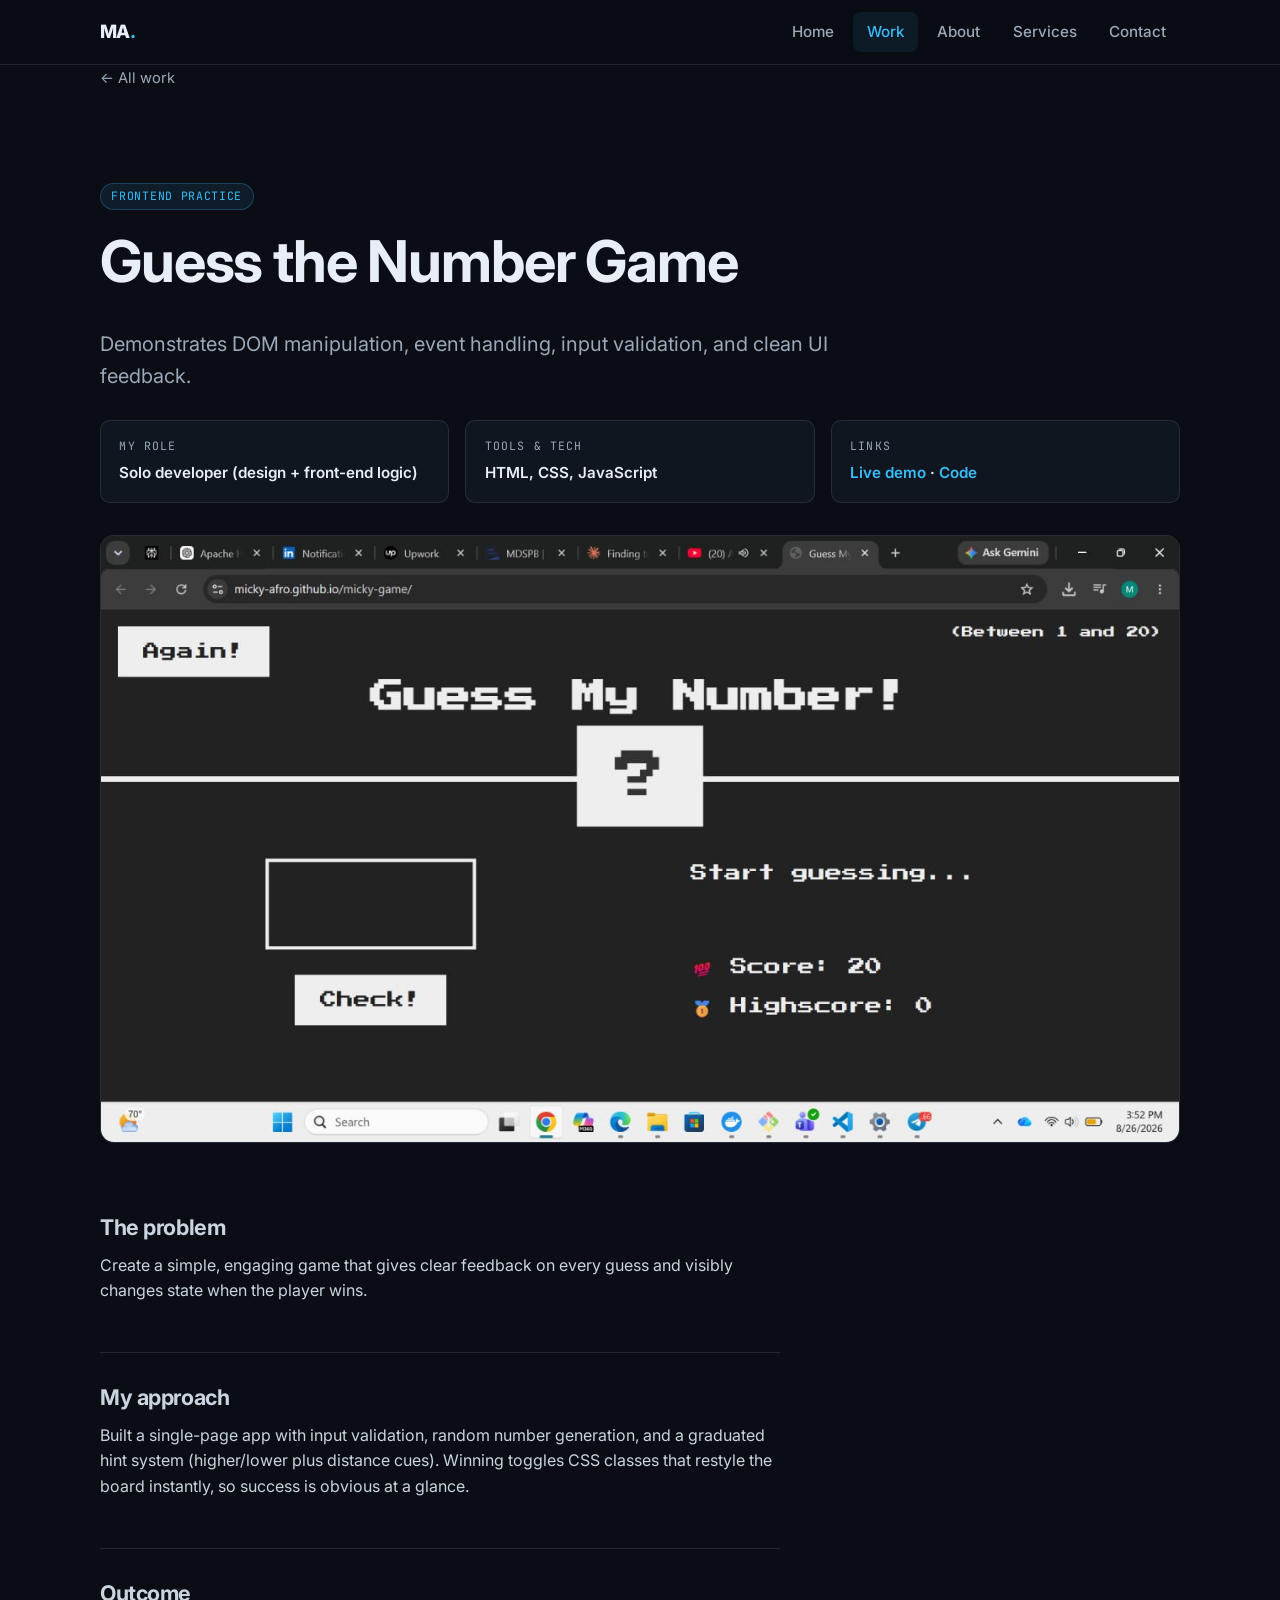
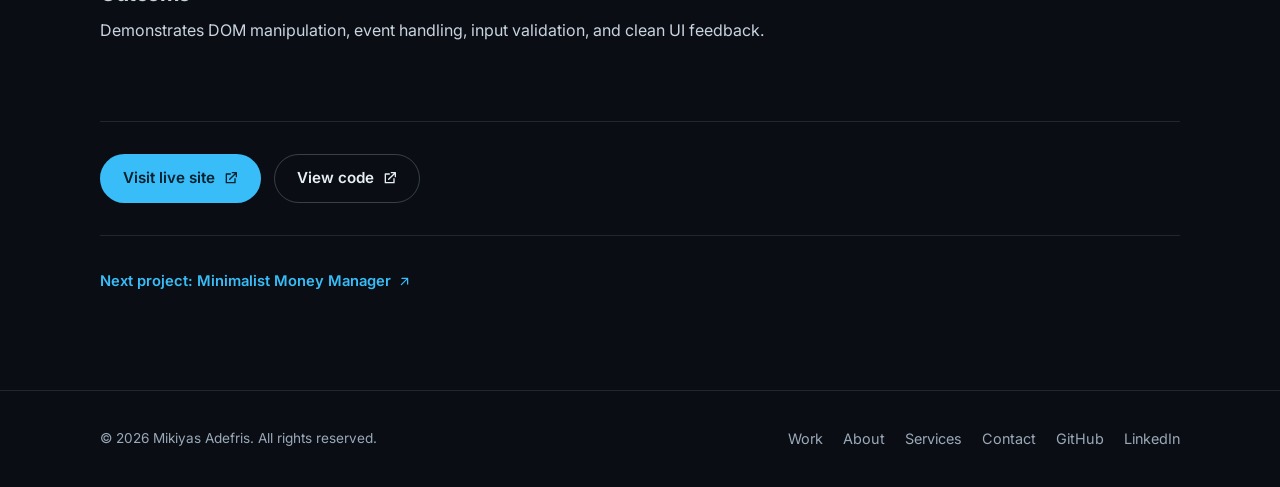
<file: work/guess-the-number.html>
<!DOCTYPE html>
<html lang="en">
<head>
  <meta charset="utf-8">
  <meta name="viewport" content="width=device-width, initial-scale=1">
  <title>Guess the Number Game — Case Study | Mikiyas Adefris</title>
  <meta name="description" content="How I built an interactive number-guessing game with input validation, a hint system, and dynamic win-state feedback using vanilla JavaScript.">
  <link rel="canonical" href="https://YOUR_DOMAIN/work/guess-the-number.html">
  <meta property="og:type" content="article">
  <meta property="og:title" content="Guess the Number Game — Case Study">
  <meta property="og:description" content="Interactive number-guessing game (1–20) with hints and dynamic color feedback.">
  <meta property="og:url" content="https://YOUR_DOMAIN/work/guess-the-number.html">
  <meta property="og:image" content="https://YOUR_DOMAIN/assets/img/og-image.png">
  <meta name="twitter:card" content="summary_large_image">
  <link rel="icon" href="../assets/img/favicon.svg" type="image/svg+xml">
  <meta name="theme-color" content="#0a0e14">
  <link rel="preconnect" href="https://fonts.googleapis.com">
  <link rel="preconnect" href="https://fonts.gstatic.com" crossorigin>
  <link href="https://fonts.googleapis.com/css2?family=Inter:wght@400;500;600;700;800&family=JetBrains+Mono:wght@400;500&display=swap" rel="stylesheet">
  <link rel="stylesheet" href="../assets/css/styles.css">
  <script>window.CASE_SLUG = "guess-the-number";</script>
  <script src="../assets/js/projects.js" defer></script>
  <script src="../assets/js/main.js" defer></script>
</head>
<body>
  <a class="skip-link" href="#main">Skip to content</a>

  <header class="site-header">
    <div class="container header-inner">
      <a class="brand" href="../index.html">MA<span>.</span></a>
      <button class="nav-toggle" aria-expanded="false" aria-controls="site-nav">
        <span class="visually-hidden">Menu</span>
        <svg viewBox="0 0 24 24" fill="none" stroke="currentColor" stroke-width="2" stroke-linecap="round" aria-hidden="true"><path d="M4 7h16M4 12h16M4 17h16"/></svg>
      </button>
      <nav class="site-nav" id="site-nav" aria-label="Main navigation">
        <ul>
          <li><a href="../index.html">Home</a></li>
          <li><a href="../work.html" aria-current="page">Work</a></li>
          <li><a href="../about.html">About</a></li>
          <li><a href="../services.html">Services</a></li>
          <li><a href="../contact.html">Contact</a></li>
        </ul>
      </nav>
    </div>
  </header>

  <main id="main">
    <div class="container">
      <div id="case-root"></div>
      <noscript>
        <section class="case-section prose">
          <h1>Guess the Number Game</h1>
          <p>Interactive number-guessing game (1–20) with hints and dynamic color feedback.</p>
          <p>Role: Solo developer (design + front-end logic). Tools: HTML, CSS, JavaScript.</p>
          <p><a href="https://micky-afro.github.io/micky-game/">Play the live demo</a></p>
        </section>
      </noscript>
    </div>
  </main>

  <footer class="site-footer">
    <div class="container footer-inner">
      <p class="footer-copy">&copy; <span data-year>2026</span> Mikiyas Adefris. All rights reserved.</p>
      <ul class="footer-links">
        <li><a href="../work.html">Work</a></li>
        <li><a href="../about.html">About</a></li>
        <li><a href="../services.html">Services</a></li>
        <li><a href="../contact.html">Contact</a></li>
        <li><a href="https://github.com/micky-afro" target="_blank" rel="noopener">GitHub</a></li>
        <li><a href="https://www.linkedin.com/in/mikiyas-adefris-61a785260" target="_blank" rel="noopener">LinkedIn</a></li>
      </ul>
    </div>
  </footer>
</body>
</html>
</file>
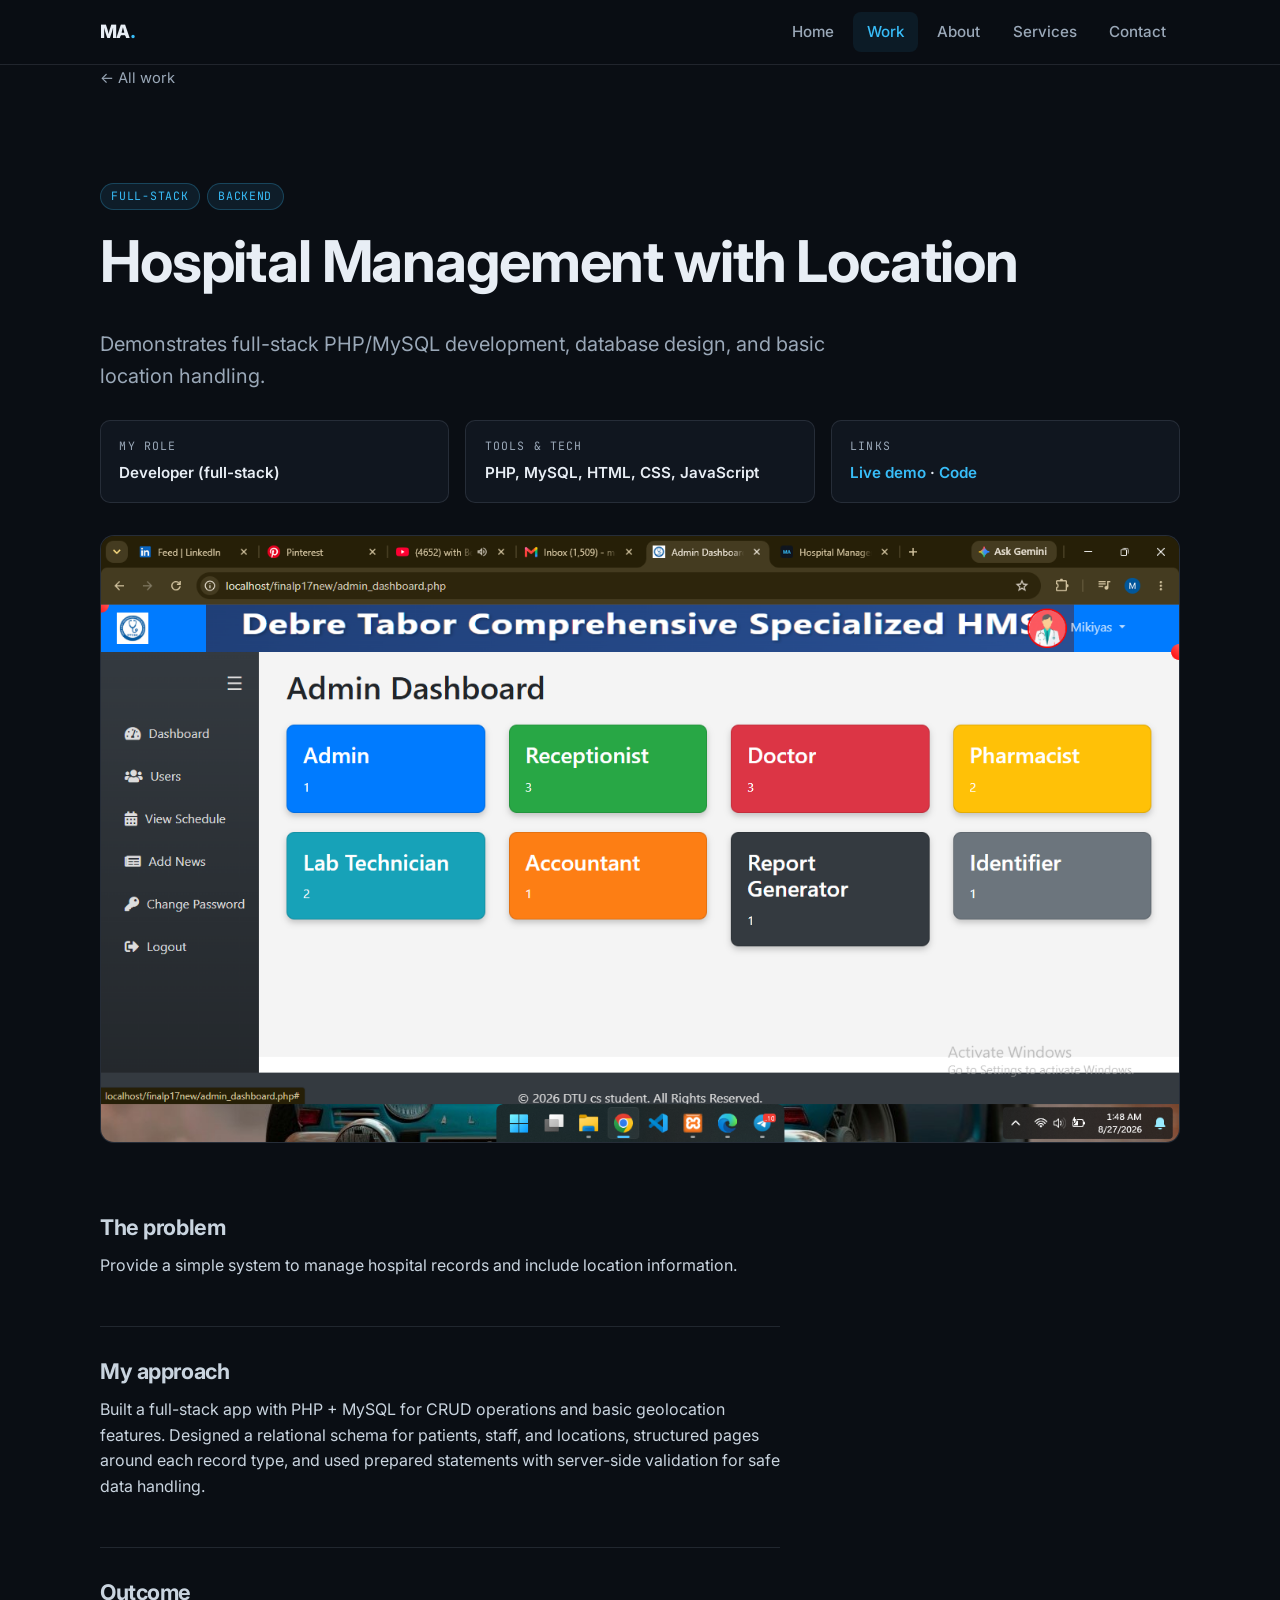
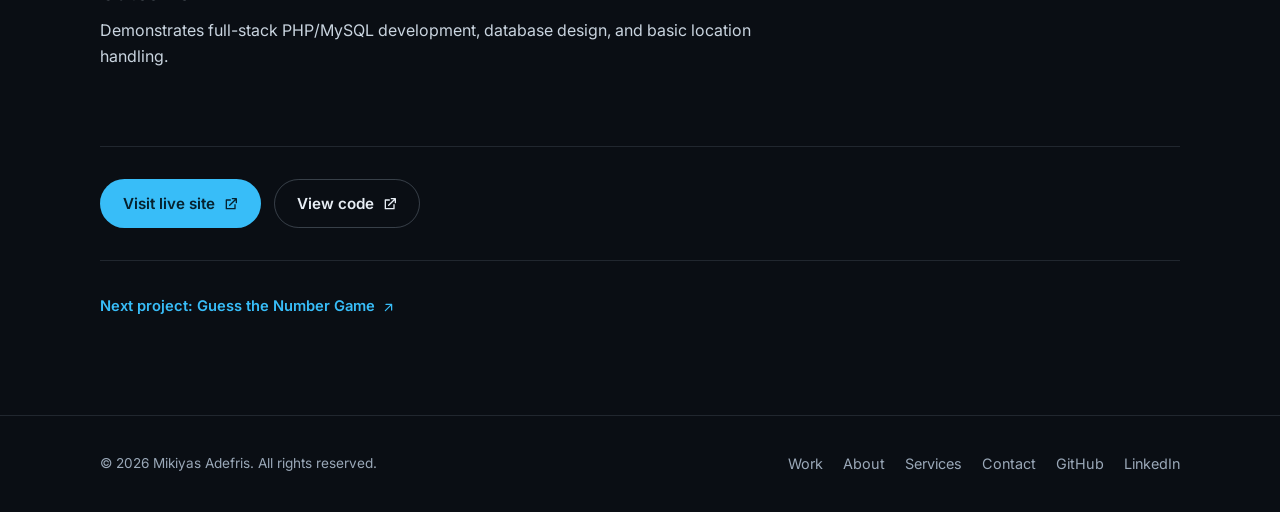
<file: work/hospital-management-location.html>
<!DOCTYPE html>
<html lang="en">
<head>
  <meta charset="utf-8">
  <meta name="viewport" content="width=device-width, initial-scale=1">
  <title>Hospital Management with Location — Case Study | Mikiyas Adefris</title>
  <meta name="description" content="How I built a full-stack hospital management system with PHP + MySQL CRUD operations, structured records for patients, staff, and locations, and basic geolocation features.">
  <link rel="canonical" href="https://YOUR_DOMAIN/work/hospital-management-location.html">
  <meta property="og:type" content="article">
  <meta property="og:title" content="Hospital Management with Location — Case Study">
  <meta property="og:description" content="Hospital management system with location features and full CRUD operations, built with PHP + MySQL.">
  <meta property="og:url" content="https://YOUR_DOMAIN/work/hospital-management-location.html">
  <meta property="og:image" content="https://YOUR_DOMAIN/assets/img/og-image.png">
  <meta name="twitter:card" content="summary_large_image">
  <link rel="icon" href="../assets/img/favicon.svg" type="image/svg+xml">
  <meta name="theme-color" content="#0a0e14">
  <link rel="preconnect" href="https://fonts.googleapis.com">
  <link rel="preconnect" href="https://fonts.gstatic.com" crossorigin>
  <link href="https://fonts.googleapis.com/css2?family=Inter:wght@400;500;600;700;800&family=JetBrains+Mono:wght@400;500&display=swap" rel="stylesheet">
  <link rel="stylesheet" href="../assets/css/styles.css">
  <script>window.CASE_SLUG = "hospital-management-location";</script>
  <script src="../assets/js/projects.js" defer></script>
  <script src="../assets/js/main.js" defer></script>
</head>
<body>
  <a class="skip-link" href="#main">Skip to content</a>

  <header class="site-header">
    <div class="container header-inner">
      <a class="brand" href="../index.html">MA<span>.</span></a>
      <button class="nav-toggle" aria-expanded="false" aria-controls="site-nav">
        <span class="visually-hidden">Menu</span>
        <svg viewBox="0 0 24 24" fill="none" stroke="currentColor" stroke-width="2" stroke-linecap="round" aria-hidden="true"><path d="M4 7h16M4 12h16M4 17h16"/></svg>
      </button>
      <nav class="site-nav" id="site-nav" aria-label="Main navigation">
        <ul>
          <li><a href="../index.html">Home</a></li>
          <li><a href="../work.html" aria-current="page">Work</a></li>
          <li><a href="../about.html">About</a></li>
          <li><a href="../services.html">Services</a></li>
          <li><a href="../contact.html">Contact</a></li>
        </ul>
      </nav>
    </div>
  </header>

  <main id="main">
    <div class="container">
      <div id="case-root"></div>
      <noscript>
        <section class="case-section prose">
          <h1>Hospital Management with Location</h1>
          <p>Hospital management system with location features and full CRUD operations.</p>
          <p>Role: Developer (full-stack). Tools: PHP, MySQL, HTML, CSS, JavaScript.</p>
          <p><a href="http://hospital-managment.liveblog365.com/">Visit the live site</a></p>
        </section>
      </noscript>
    </div>
  </main>

  <footer class="site-footer">
    <div class="container footer-inner">
      <p class="footer-copy">&copy; <span data-year>2026</span> Mikiyas Adefris. All rights reserved.</p>
      <ul class="footer-links">
        <li><a href="../work.html">Work</a></li>
        <li><a href="../about.html">About</a></li>
        <li><a href="../services.html">Services</a></li>
        <li><a href="../contact.html">Contact</a></li>
        <li><a href="https://github.com/micky-afro" target="_blank" rel="noopener">GitHub</a></li>
        <li><a href="https://www.linkedin.com/in/mikiyas-adefris-61a785260" target="_blank" rel="noopener">LinkedIn</a></li>
      </ul>
    </div>
  </footer>
</body>
</html>
</file>
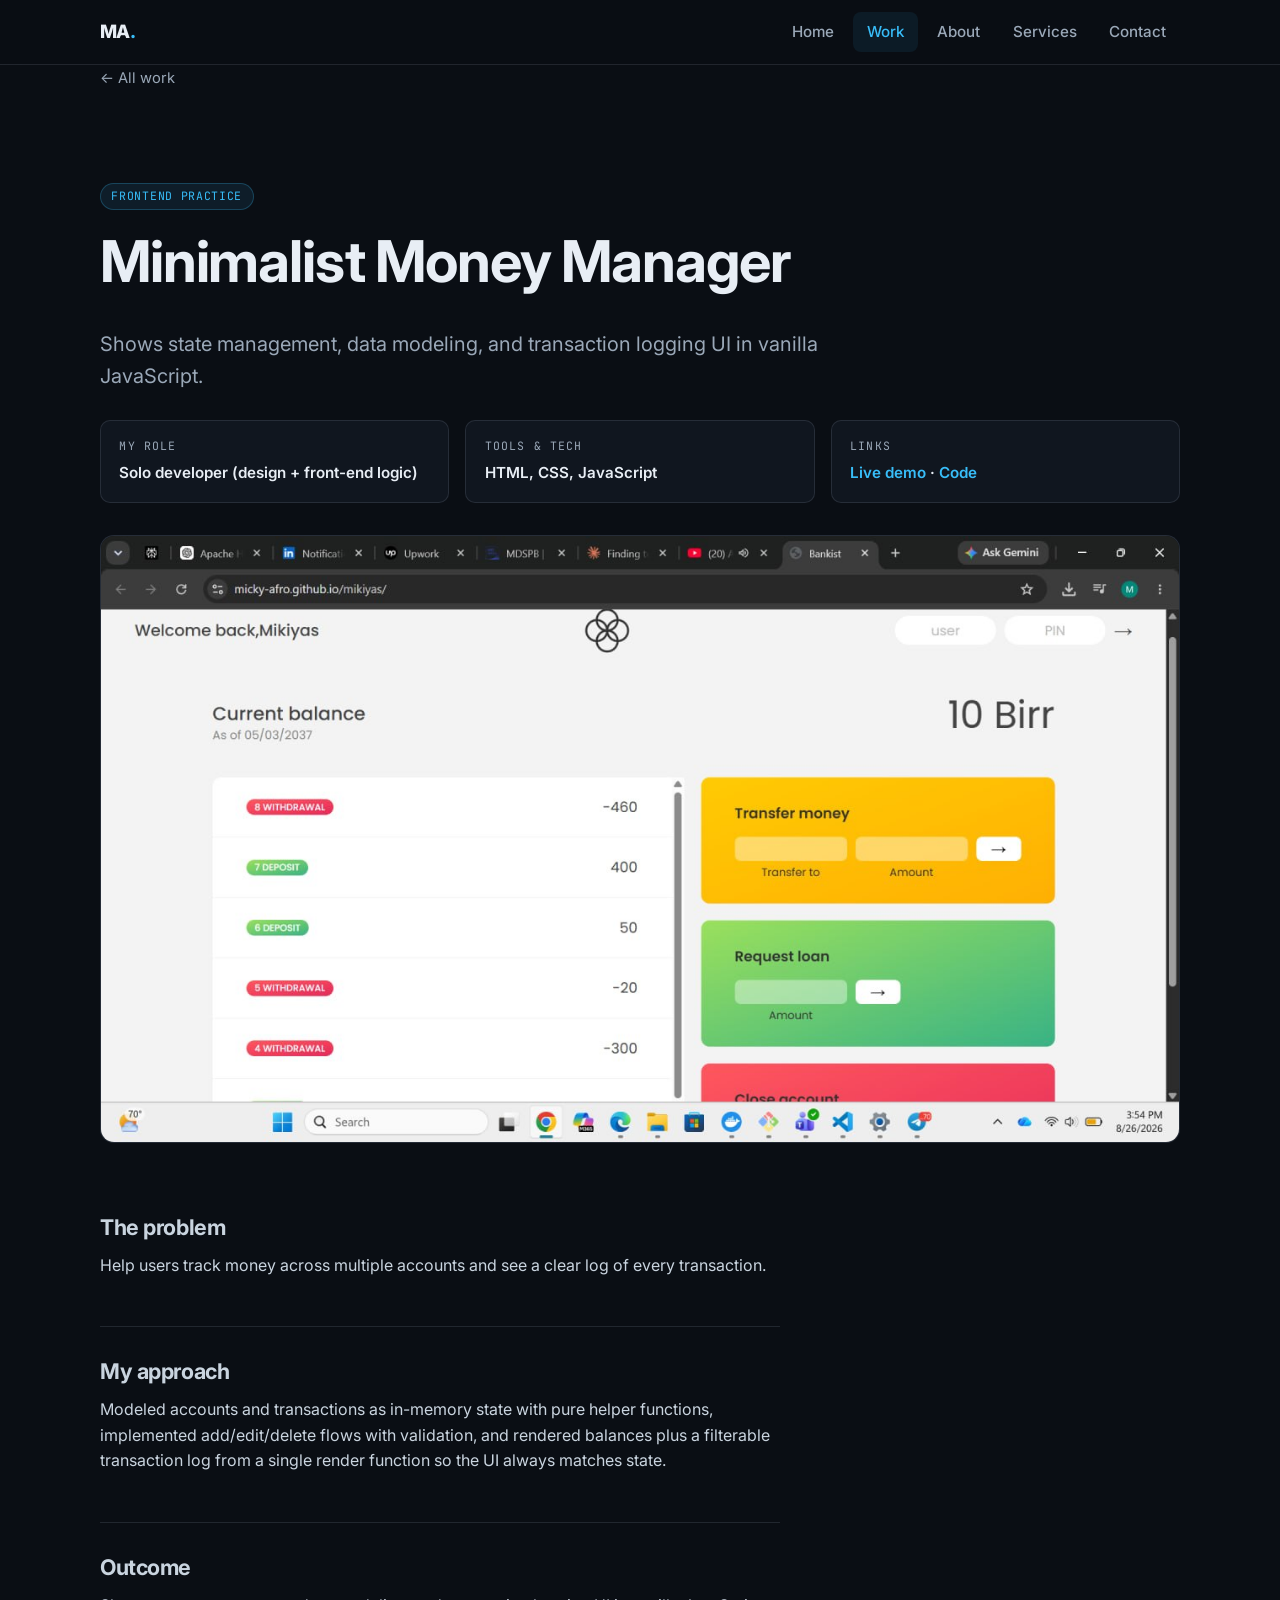
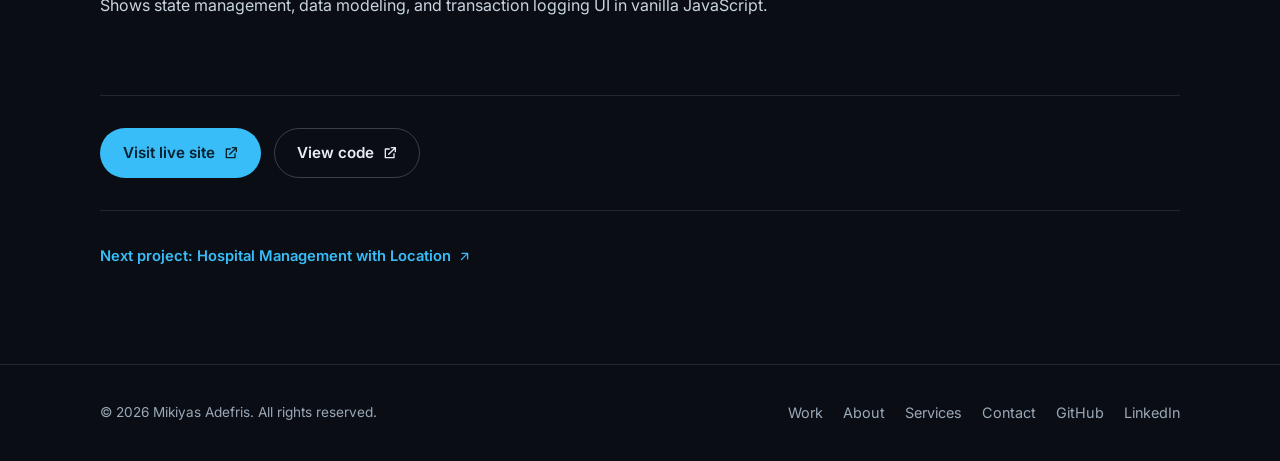
<file: work/minimalist-money-manager.html>
<!DOCTYPE html>
<html lang="en">
<head>
  <meta charset="utf-8">
  <meta name="viewport" content="width=device-width, initial-scale=1">
  <title>Minimalist Money Manager — Case Study | Mikiyas Adefris</title>
  <meta name="description" content="How I built a multi-account transaction manager with balance tracking, add/edit/delete flows, and a filterable transaction log using vanilla JavaScript.">
  <link rel="canonical" href="https://YOUR_DOMAIN/work/minimalist-money-manager.html">
  <meta property="og:type" content="article">
  <meta property="og:title" content="Minimalist Money Manager — Case Study">
  <meta property="og:description" content="Multi-account transaction manager with balance tracking and transaction logs.">
  <meta property="og:url" content="https://YOUR_DOMAIN/work/minimalist-money-manager.html">
  <meta property="og:image" content="https://YOUR_DOMAIN/assets/img/og-image.png">
  <meta name="twitter:card" content="summary_large_image">
  <link rel="icon" href="../assets/img/favicon.svg" type="image/svg+xml">
  <meta name="theme-color" content="#0a0e14">
  <link rel="preconnect" href="https://fonts.googleapis.com">
  <link rel="preconnect" href="https://fonts.gstatic.com" crossorigin>
  <link href="https://fonts.googleapis.com/css2?family=Inter:wght@400;500;600;700;800&family=JetBrains+Mono:wght@400;500&display=swap" rel="stylesheet">
  <link rel="stylesheet" href="../assets/css/styles.css">
  <script>window.CASE_SLUG = "minimalist-money-manager";</script>
  <script src="../assets/js/projects.js" defer></script>
  <script src="../assets/js/main.js" defer></script>
</head>
<body>
  <a class="skip-link" href="#main">Skip to content</a>

  <header class="site-header">
    <div class="container header-inner">
      <a class="brand" href="../index.html">MA<span>.</span></a>
      <button class="nav-toggle" aria-expanded="false" aria-controls="site-nav">
        <span class="visually-hidden">Menu</span>
        <svg viewBox="0 0 24 24" fill="none" stroke="currentColor" stroke-width="2" stroke-linecap="round" aria-hidden="true"><path d="M4 7h16M4 12h16M4 17h16"/></svg>
      </button>
      <nav class="site-nav" id="site-nav" aria-label="Main navigation">
        <ul>
          <li><a href="../index.html">Home</a></li>
          <li><a href="../work.html" aria-current="page">Work</a></li>
          <li><a href="../about.html">About</a></li>
          <li><a href="../services.html">Services</a></li>
          <li><a href="../contact.html">Contact</a></li>
        </ul>
      </nav>
    </div>
  </header>

  <main id="main">
    <div class="container">
      <div id="case-root"></div>
      <noscript>
        <section class="case-section prose">
          <h1>Minimalist Money Manager</h1>
          <p>Multi-account transaction manager with balance tracking and transaction logs.</p>
          <p>Role: Solo developer (design + front-end logic). Tools: HTML, CSS, JavaScript.</p>
          <p><a href="https://micky-afro.github.io/mikiyas/">Visit the live site</a></p>
        </section>
      </noscript>
    </div>
  </main>

  <footer class="site-footer">
    <div class="container footer-inner">
      <p class="footer-copy">&copy; <span data-year>2026</span> Mikiyas Adefris. All rights reserved.</p>
      <ul class="footer-links">
        <li><a href="../work.html">Work</a></li>
        <li><a href="../about.html">About</a></li>
        <li><a href="../services.html">Services</a></li>
        <li><a href="../contact.html">Contact</a></li>
        <li><a href="https://github.com/micky-afro" target="_blank" rel="noopener">GitHub</a></li>
        <li><a href="https://www.linkedin.com/in/mikiyas-adefris-61a785260" target="_blank" rel="noopener">LinkedIn</a></li>
      </ul>
    </div>
  </footer>
</body>
</html>
</file>
<file: assets/css/styles.css>
/* ==========================================================================
   Mikiyas Adefris — Portfolio
   Dark mode, minimal, high contrast. Mobile-first.
   Palette: near-black blue background, cyan accent. Fonts: Inter + JetBrains Mono.
   ========================================================================== */

:root {
  --bg: #0a0e14;
  --surface: #10161f;
  --surface-2: #161f2b;
  --border: rgba(154, 168, 184, 0.16);
  --border-strong: rgba(154, 168, 184, 0.32);
  --text: #e8eef5;
  --muted: #9aa8b8;
  --accent: #38bdf8;
  --accent-strong: #7dd3fc;
  --accent-ink: #06212e;
  --success: #34d399;
  --danger: #f87171;
  --radius: 14px;
  --radius-sm: 10px;
  --font-sans: "Inter", system-ui, -apple-system, "Segoe UI", Roboto, Arial, sans-serif;
  --font-mono: "JetBrains Mono", ui-monospace, "Cascadia Code", Consolas, monospace;
  --container: 1080px;
}

*,
*::before,
*::after { box-sizing: border-box; }

html { scroll-behavior: smooth; }

body {
  margin: 0;
  background: var(--bg);
  color: var(--text);
  font-family: var(--font-sans);
  font-size: 16px;
  line-height: 1.6;
  -webkit-font-smoothing: antialiased;
}

img { max-width: 100%; display: block; }
a { color: var(--accent); text-decoration: none; }
a:hover { color: var(--accent-strong); }

:focus-visible {
  outline: 2px solid var(--accent);
  outline-offset: 3px;
  border-radius: 4px;
}

::selection { background: var(--accent); color: var(--accent-ink); }

.visually-hidden {
  position: absolute;
  width: 1px; height: 1px;
  margin: -1px; padding: 0;
  overflow: hidden;
  clip: rect(0 0 0 0);
  white-space: nowrap;
  border: 0;
}

.skip-link {
  position: absolute;
  left: -999px;
  top: 0;
  z-index: 100;
  background: var(--accent);
  color: var(--accent-ink);
  padding: 0.6rem 1rem;
  border-radius: 0 0 8px 0;
  font-weight: 600;
}
.skip-link:focus { left: 0; }

.container { width: min(100% - 2.5rem, var(--container)); margin-inline: auto; }
.section { padding-block: clamp(3.5rem, 8vw, 6rem); }
.section-alt { background: var(--surface); border-block: 1px solid var(--border); }

h1, h2, h3, h4 {
  line-height: 1.15;
  margin: 0 0 0.6em;
  font-weight: 700;
  letter-spacing: -0.02em;
}
h1 { font-size: clamp(2.3rem, 6vw, 3.6rem); }
h2 { font-size: clamp(1.6rem, 3.5vw, 2.2rem); }
h3 { font-size: 1.15rem; }
p { margin: 0 0 1rem; }

.lead {
  font-size: clamp(1.05rem, 2vw, 1.25rem);
  color: var(--muted);
  max-width: 60ch;
}
.muted { color: var(--muted); }

.eyebrow {
  display: block;
  font-family: var(--font-mono);
  font-size: 0.78rem;
  text-transform: uppercase;
  letter-spacing: 0.14em;
  color: var(--accent);
  margin-bottom: 0.9rem;
}

.section-head {
  display: flex;
  flex-wrap: wrap;
  align-items: flex-end;
  justify-content: space-between;
  gap: 1rem;
  margin-bottom: 2rem;
}
.section-head h2 { margin-bottom: 0; }

/* Buttons ---------------------------------------------------------------- */

.btn {
  display: inline-flex;
  align-items: center;
  gap: 0.5rem;
  padding: 0.72rem 1.35rem;
  border-radius: 999px;
  border: 1px solid transparent;
  font-weight: 600;
  font-size: 0.95rem;
  font-family: inherit;
  cursor: pointer;
  transition: transform 0.15s ease, background 0.15s ease,
    border-color 0.15s ease, color 0.15s ease;
}
.btn svg { width: 16px; height: 16px; flex: none; }

.btn-primary { background: var(--accent); color: var(--accent-ink); }
.btn-primary:hover { background: var(--accent-strong); color: var(--accent-ink); transform: translateY(-1px); }

.btn-secondary { background: transparent; color: var(--text); border-color: var(--border-strong); }
.btn-secondary:hover { border-color: var(--accent); color: var(--accent); transform: translateY(-1px); }

.btn-lg { padding: 0.9rem 1.7rem; font-size: 1rem; }

.link-arrow {
  display: inline-flex;
  align-items: center;
  gap: 0.4rem;
  font-weight: 600;
  font-size: 0.92rem;
}
.link-arrow svg { width: 15px; height: 15px; transition: transform 0.15s ease; }
.link-arrow:hover svg { transform: translate(2px, -2px); }

/* Header / nav ------------------------------------------------------------ */

.site-header {
  position: sticky;
  top: 0;
  z-index: 50;
  background: rgba(10, 14, 20, 0.82);
  backdrop-filter: blur(12px);
  -webkit-backdrop-filter: blur(12px);
  border-bottom: 1px solid var(--border);
}
.header-inner {
  display: flex;
  align-items: center;
  justify-content: space-between;
  gap: 1rem;
  min-height: 64px;
}

.brand {
  font-weight: 800;
  font-size: 1.15rem;
  letter-spacing: -0.03em;
  color: var(--text);
}
.brand span { color: var(--accent); }

.site-nav ul {
  display: flex;
  gap: 0.35rem;
  list-style: none;
  margin: 0;
  padding: 0;
}
.site-nav a {
  display: block;
  padding: 0.5rem 0.85rem;
  border-radius: 8px;
  color: var(--muted);
  font-weight: 500;
  font-size: 0.95rem;
}
.site-nav a:hover { color: var(--text); background: var(--surface-2); }
.site-nav a[aria-current="page"] { color: var(--accent); background: rgba(56, 189, 248, 0.08); }

.nav-toggle {
  display: none;
  background: none;
  border: 1px solid var(--border-strong);
  border-radius: 8px;
  padding: 0.45rem 0.55rem;
  color: var(--text);
  cursor: pointer;
}
.nav-toggle svg { width: 20px; height: 20px; display: block; }

@media (max-width: 860px) {
  .nav-toggle { display: block; }
  .site-nav {
    position: absolute;
    top: 100%;
    left: 0;
    right: 0;
    display: none;
    background: var(--surface);
    border-bottom: 1px solid var(--border);
    padding: 0.75rem 1.25rem 1.25rem;
  }
  .site-nav.open { display: block; }
  .site-nav ul { flex-direction: column; gap: 0.15rem; }
  .site-nav a { padding: 0.8rem 0.85rem; font-size: 1rem; }
}

/* Hero --------------------------------------------------------------------- */

.hero {
  position: relative;
  overflow: hidden;
  padding-block: clamp(4rem, 10vw, 7.5rem) clamp(3.5rem, 8vw, 6rem);
}
.hero::before {
  content: "";
  position: absolute;
  top: -220px;
  right: -160px;
  width: 520px;
  height: 520px;
  background: radial-gradient(circle, rgba(56, 189, 248, 0.14), transparent 65%);
  pointer-events: none;
}
.hero h1 { max-width: 18ch; }
.hero-role {
  display: block;
  color: var(--accent);
  font-size: clamp(1.25rem, 3vw, 1.9rem);
  margin-top: 0.35rem;
}
.hero-actions {
  display: flex;
  flex-wrap: wrap;
  gap: 0.8rem;
  margin-top: 1.8rem;
}
.hero-stack {
  display: flex;
  flex-wrap: wrap;
  gap: 0.5rem;
  list-style: none;
  margin: 2.2rem 0 0;
  padding: 0;
}
.hero-stack li {
  font-family: var(--font-mono);
  font-size: 0.8rem;
  color: var(--muted);
  border: 1px solid var(--border);
  border-radius: 999px;
  padding: 0.35rem 0.8rem;
}

/* Cards / grids ------------------------------------------------------------ */

.grid { display: grid; gap: 1.25rem; }
.grid-3 { grid-template-columns: repeat(auto-fill, minmax(300px, 1fr)); }

.card {
  display: flex;
  flex-direction: column;
  overflow: hidden;
  background: var(--surface);
  border: 1px solid var(--border);
  border-radius: var(--radius);
  transition: transform 0.18s ease, border-color 0.18s ease;
}
.card:hover { transform: translateY(-3px); border-color: var(--border-strong); }

.card-media {
  aspect-ratio: 16 / 9;
  background: var(--surface-2);
  border-bottom: 1px solid var(--border);
}
.card-media img { width: 100%; height: 100%; object-fit: cover; }

.card-body {
  display: flex;
  flex-direction: column;
  gap: 0.6rem;
  flex: 1;
  padding: 1.25rem;
}
.card-body h3 { margin: 0; }
.card-body h3 a { color: var(--text); }
.card-body h3 a:hover { color: var(--accent); }

.card-links {
  display: flex;
  flex-wrap: wrap;
  gap: 1rem;
  margin-top: auto;
  padding-top: 0.4rem;
}

.tag-row {
  display: flex;
  flex-wrap: wrap;
  gap: 0.45rem;
  list-style: none;
  margin: 0;
  padding: 0;
}
.tag {
  font-family: var(--font-mono);
  font-size: 0.72rem;
  text-transform: uppercase;
  letter-spacing: 0.06em;
  color: var(--accent);
  background: rgba(56, 189, 248, 0.09);
  border: 1px solid rgba(56, 189, 248, 0.25);
  border-radius: 999px;
  padding: 0.22rem 0.65rem;
}

/* Filter chips --------------------------------------------------------------*/

.chips {
  display: flex;
  flex-wrap: wrap;
  gap: 0.55rem;
  margin: 1.5rem 0 2rem;
}
.chip {
  background: transparent;
  color: var(--muted);
  border: 1px solid var(--border-strong);
  border-radius: 999px;
  padding: 0.42rem 1rem;
  font-family: inherit;
  font-size: 0.88rem;
  font-weight: 600;
  cursor: pointer;
  transition: color 0.15s ease, border-color 0.15s ease, background 0.15s ease;
}
.chip:hover { color: var(--text); border-color: var(--text); }
.chip[aria-pressed="true"] {
  background: var(--accent);
  border-color: var(--accent);
  color: var(--accent-ink);
}

/* What I do ------------------------------------------------------------------*/

.what-grid {
  display: grid;
  grid-template-columns: 1.05fr 1fr;
  gap: 3rem;
  align-items: start;
}
@media (max-width: 860px) { .what-grid { grid-template-columns: 1fr; } }

.capabilities {
  display: grid;
  grid-template-columns: repeat(auto-fit, minmax(230px, 1fr));
  gap: 1rem;
}
.capability {
  background: var(--surface);
  border: 1px solid var(--border);
  border-radius: var(--radius-sm);
  padding: 1.15rem 1.25rem;
}
.capability h3 { font-size: 1rem; margin-bottom: 0.3rem; }
.capability p { font-size: 0.9rem; color: var(--muted); margin: 0; }

/* Case study ------------------------------------------------------------------*/

.breadcrumb { margin-bottom: 1.75rem; }
.breadcrumb a { color: var(--muted); font-size: 0.92rem; }
.breadcrumb a:hover { color: var(--accent); }

.case-header { padding-block: clamp(2.5rem, 6vw, 4rem) 2rem; }
.case-header .tag-row { margin-bottom: 1.1rem; }

.case-meta {
  display: grid;
  grid-template-columns: repeat(auto-fit, minmax(200px, 1fr));
  gap: 1rem;
  margin: 1.75rem 0 0;
}
.meta-box {
  background: var(--surface);
  border: 1px solid var(--border);
  border-radius: var(--radius-sm);
  padding: 1rem 1.15rem;
}
.meta-box dt {
  font-family: var(--font-mono);
  font-size: 0.72rem;
  text-transform: uppercase;
  letter-spacing: 0.1em;
  color: var(--muted);
  margin-bottom: 0.35rem;
}
.meta-box dd { margin: 0; font-weight: 600; font-size: 0.95rem; }

.case-figure { margin: 0 0 2.5rem; }

.case-section { padding-block: 2rem; }
.case-section + .case-section { border-top: 1px solid var(--border); }
.case-section h2 { font-size: 1.35rem; }

.prose { max-width: 68ch; color: #c9d4df; }
.prose ul { padding-left: 1.2rem; }

blockquote.testimonial {
  margin: 0;
  max-width: 62ch;
  background: var(--surface);
  border-left: 3px solid var(--accent);
  border-radius: 0 var(--radius-sm) var(--radius-sm) 0;
  padding: 1.25rem 1.5rem;
  font-style: italic;
}
blockquote.testimonial footer {
  margin-top: 0.75rem;
  font-style: normal;
  font-size: 0.88rem;
  color: var(--muted);
}

.figure {
  margin: 0;
  background: var(--surface);
  border: 1px solid var(--border);
  border-radius: var(--radius);
  overflow: hidden;
}
.figure img { width: 100%; }
.figure figcaption {
  padding: 0.7rem 1rem;
  font-size: 0.85rem;
  color: var(--muted);
  border-top: 1px solid var(--border);
}

/* About ------------------------------------------------------------------------*/

.about-grid {
  display: grid;
  grid-template-columns: 1.4fr 1fr;
  gap: 3rem;
  align-items: start;
}
@media (max-width: 800px) { .about-grid { grid-template-columns: 1fr; } }

.about-avatar {
  width: 96px;
  height: 96px;
  border-radius: 24px;
  border: 1px solid var(--border-strong);
  margin-bottom: 1.5rem;
}

.skill-group {
  background: var(--surface);
  border: 1px solid var(--border);
  border-radius: var(--radius);
  padding: 1.5rem;
  margin-bottom: 1.25rem;
}
.skill-group h3 { margin-bottom: 0.9rem; font-size: 1.05rem; }
.skill-list {
  display: flex;
  flex-wrap: wrap;
  gap: 0.5rem;
  list-style: none;
  margin: 0;
  padding: 0;
}
.skill-list li {
  border: 1px solid var(--border-strong);
  border-radius: 999px;
  padding: 0.35rem 0.85rem;
  font-size: 0.88rem;
}

/* Services ------------------------------------------------------------------------*/

.service-card {
  display: flex;
  flex-direction: column;
  gap: 0.5rem;
  background: var(--surface);
  border: 1px solid var(--border);
  border-radius: var(--radius);
  padding: 1.5rem;
}
.service-card p { color: var(--muted); font-size: 0.95rem; margin: 0; }
.service-num {
  font-family: var(--font-mono);
  font-size: 0.85rem;
  color: var(--accent);
}
.price-note {
  margin-top: auto;
  padding-top: 0.75rem;
  font-size: 0.88rem;
  font-weight: 600;
  color: var(--text) !important;
}

.steps {
  counter-reset: step;
  display: grid;
  grid-template-columns: repeat(auto-fit, minmax(190px, 1fr));
  gap: 1rem;
  list-style: none;
  margin: 0;
  padding: 0;
}
.step {
  background: var(--surface);
  border: 1px solid var(--border);
  border-radius: var(--radius-sm);
  padding: 1.25rem;
}
.step::before {
  counter-increment: step;
  content: "0" counter(step);
  display: block;
  font-family: var(--font-mono);
  font-size: 0.85rem;
  color: var(--accent);
  margin-bottom: 0.5rem;
}
.step h3 { font-size: 1rem; margin-bottom: 0.25rem; }
.step p { font-size: 0.9rem; color: var(--muted); margin: 0; }

/* Contact ----------------------------------------------------------------------------*/

.contact-grid {
  display: grid;
  grid-template-columns: 1fr 1.2fr;
  gap: 3rem;
  align-items: start;
}
@media (max-width: 860px) { .contact-grid { grid-template-columns: 1fr; } }

.contact-list {
  display: grid;
  gap: 0.9rem;
  list-style: none;
  margin: 0;
  padding: 0;
}
.contact-item {
  display: flex;
  align-items: center;
  gap: 1rem;
  background: var(--surface);
  border: 1px solid var(--border);
  border-radius: var(--radius-sm);
  padding: 1rem 1.15rem;
  transition: border-color 0.15s ease;
}
.contact-item:hover { border-color: var(--accent); }
.contact-icon {
  width: 40px;
  height: 40px;
  flex: none;
  display: grid;
  place-items: center;
  background: rgba(56, 189, 248, 0.1);
  color: var(--accent);
  border-radius: 10px;
}
.contact-icon svg { width: 19px; height: 19px; }
.contact-item strong { display: block; font-size: 0.95rem; }
.contact-item span {
  display: block;
  font-size: 0.83rem;
  color: var(--muted);
  word-break: break-all;
}

.form-field { margin-bottom: 1.15rem; }
.form-field label {
  display: block;
  font-weight: 600;
  font-size: 0.92rem;
  margin-bottom: 0.4rem;
}
.form-field .hint { font-weight: 400; color: var(--muted); font-size: 0.8rem; }

input[type="text"],
input[type="email"],
textarea {
  width: 100%;
  background: var(--surface);
  border: 1px solid var(--border-strong);
  border-radius: var(--radius-sm);
  color: var(--text);
  padding: 0.8rem 1rem;
  font: inherit;
  transition: border-color 0.15s ease, box-shadow 0.15s ease;
}
input:focus,
textarea:focus {
  outline: none;
  border-color: var(--accent);
  box-shadow: 0 0 0 3px rgba(56, 189, 248, 0.15);
}
textarea { min-height: 150px; resize: vertical; }

.hp-field {
  position: absolute;
  left: -9999px;
  width: 1px;
  height: 1px;
  overflow: hidden;
}

.form-status {
  display: none;
  padding: 1rem 1.15rem;
  border-radius: var(--radius-sm);
  font-weight: 600;
  margin-bottom: 1.15rem;
}
.form-status.show { display: block; }
.form-status.success {
  background: rgba(52, 211, 153, 0.12);
  border: 1px solid rgba(52, 211, 153, 0.4);
  color: var(--success);
}
.form-status.error {
  background: rgba(248, 113, 113, 0.1);
  border: 1px solid rgba(248, 113, 113, 0.4);
  color: var(--danger);
}

/* CTA band ------------------------------------------------------------------------------*/

.cta-band {
  background: linear-gradient(135deg, rgba(56, 189, 248, 0.12), rgba(56, 189, 248, 0.03));
  border: 1px solid rgba(56, 189, 248, 0.3);
  border-radius: calc(var(--radius) * 1.3);
  padding: clamp(2rem, 5vw, 3.5rem);
  text-align: center;
}
.cta-band h2 { margin-bottom: 0.4em; }
.cta-band p {
  color: var(--muted);
  max-width: 52ch;
  margin-inline: auto;
}
.cta-band .btn { margin-top: 0.75rem; }

/* Footer ----------------------------------------------------------------------------------*/

.site-footer {
  border-top: 1px solid var(--border);
  padding-block: 2.2rem;
  margin-top: 4rem;
}
.footer-inner {
  display: flex;
  flex-wrap: wrap;
  align-items: center;
  justify-content: space-between;
  gap: 1.25rem;
}
.footer-links {
  display: flex;
  flex-wrap: wrap;
  gap: 1.25rem;
  list-style: none;
  margin: 0;
  padding: 0;
}
.footer-links a { color: var(--muted); font-size: 0.9rem; }
.footer-links a:hover { color: var(--accent); }
.footer-copy { font-size: 0.85rem; color: var(--muted); margin: 0; }

/* Reveal animation ---------------------------------------------------------------------------*/

.reveal {
  opacity: 0;
  transform: translateY(14px);
  transition: opacity 0.5s ease, transform 0.5s ease;
}
.reveal.visible { opacity: 1; transform: none; }

@media (prefers-reduced-motion: reduce) {
  html { scroll-behavior: auto; }
  *, *::before, *::after {
    animation: none !important;
    transition: none !important;
  }
  .reveal { opacity: 1; transform: none; }
}

/* 404 ------------------------------------------------------------------------------------------*/

.error-page { text-align: center; padding-block: 7rem 4rem; }
.error-code {
  font-family: var(--font-mono);
  font-size: clamp(3.5rem, 12vw, 7rem);
  color: var(--accent);
  margin: 0 0 0.5rem;
}
</file>
